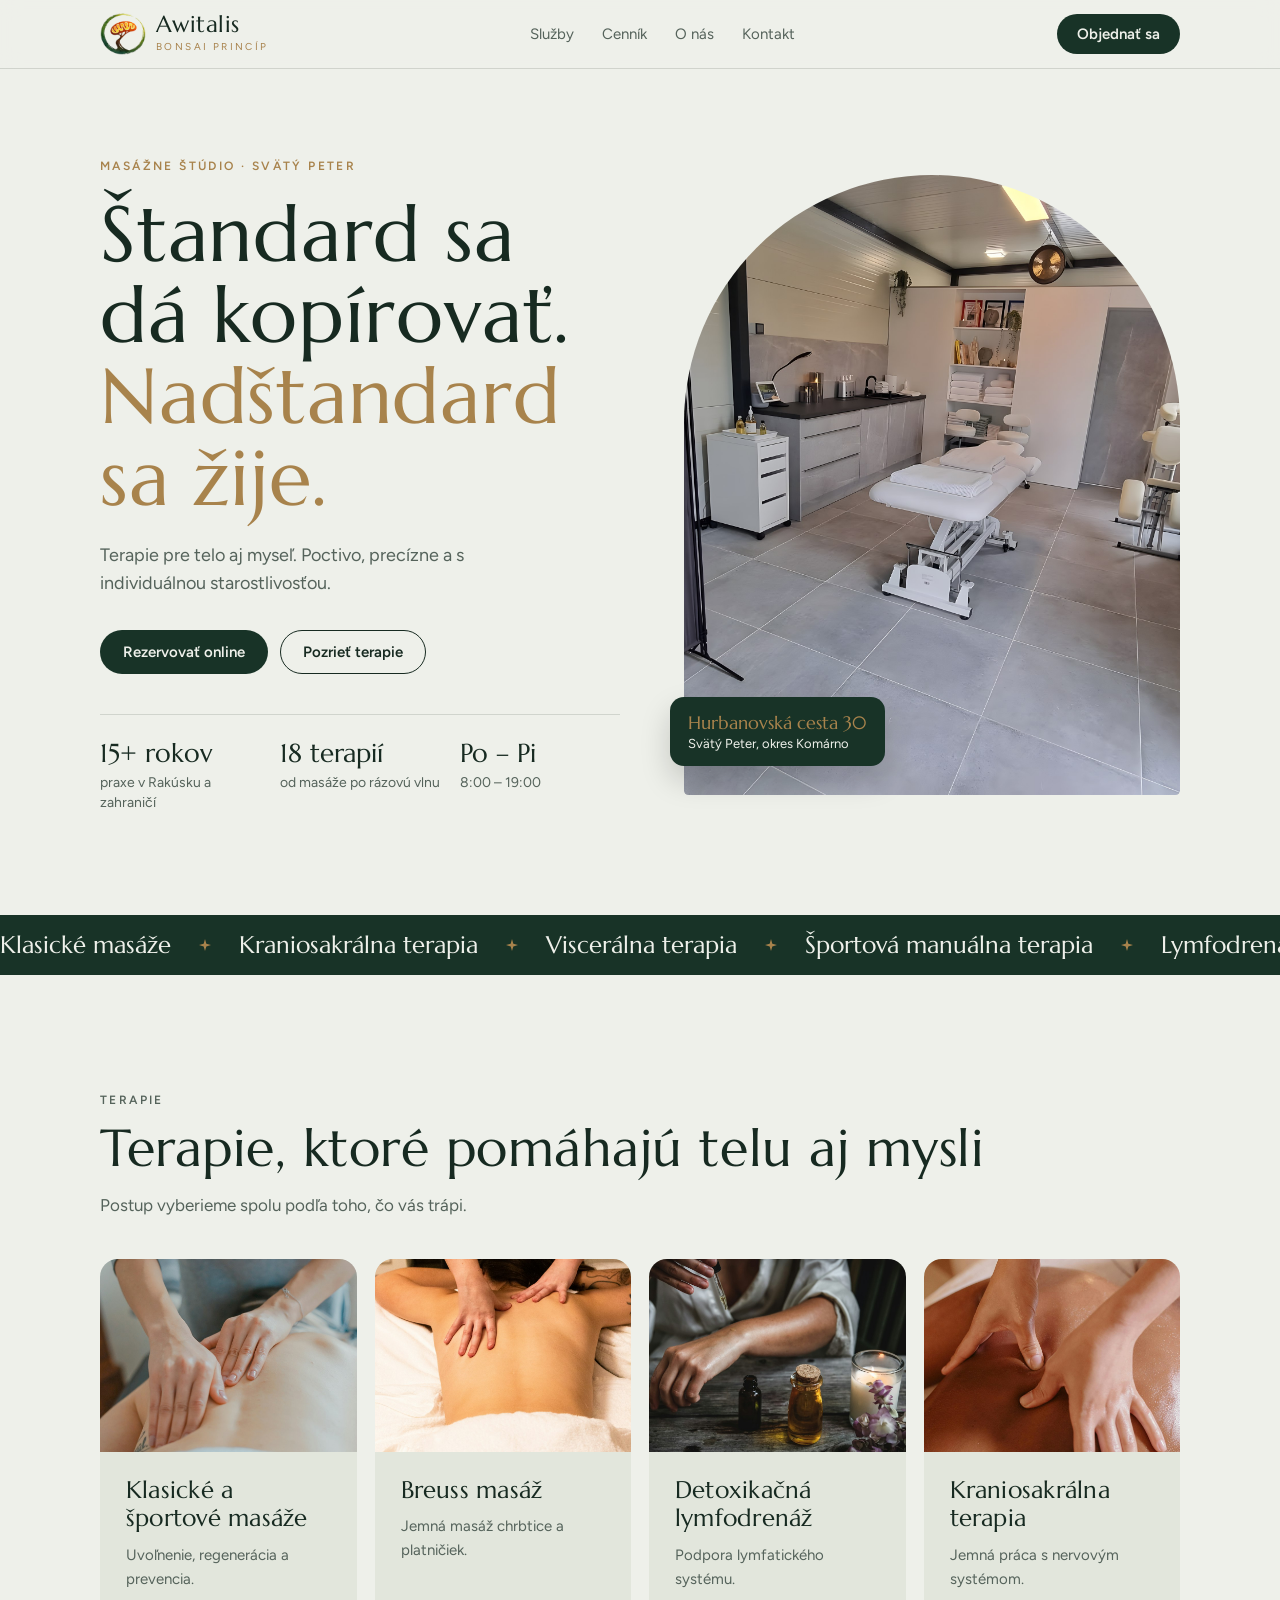
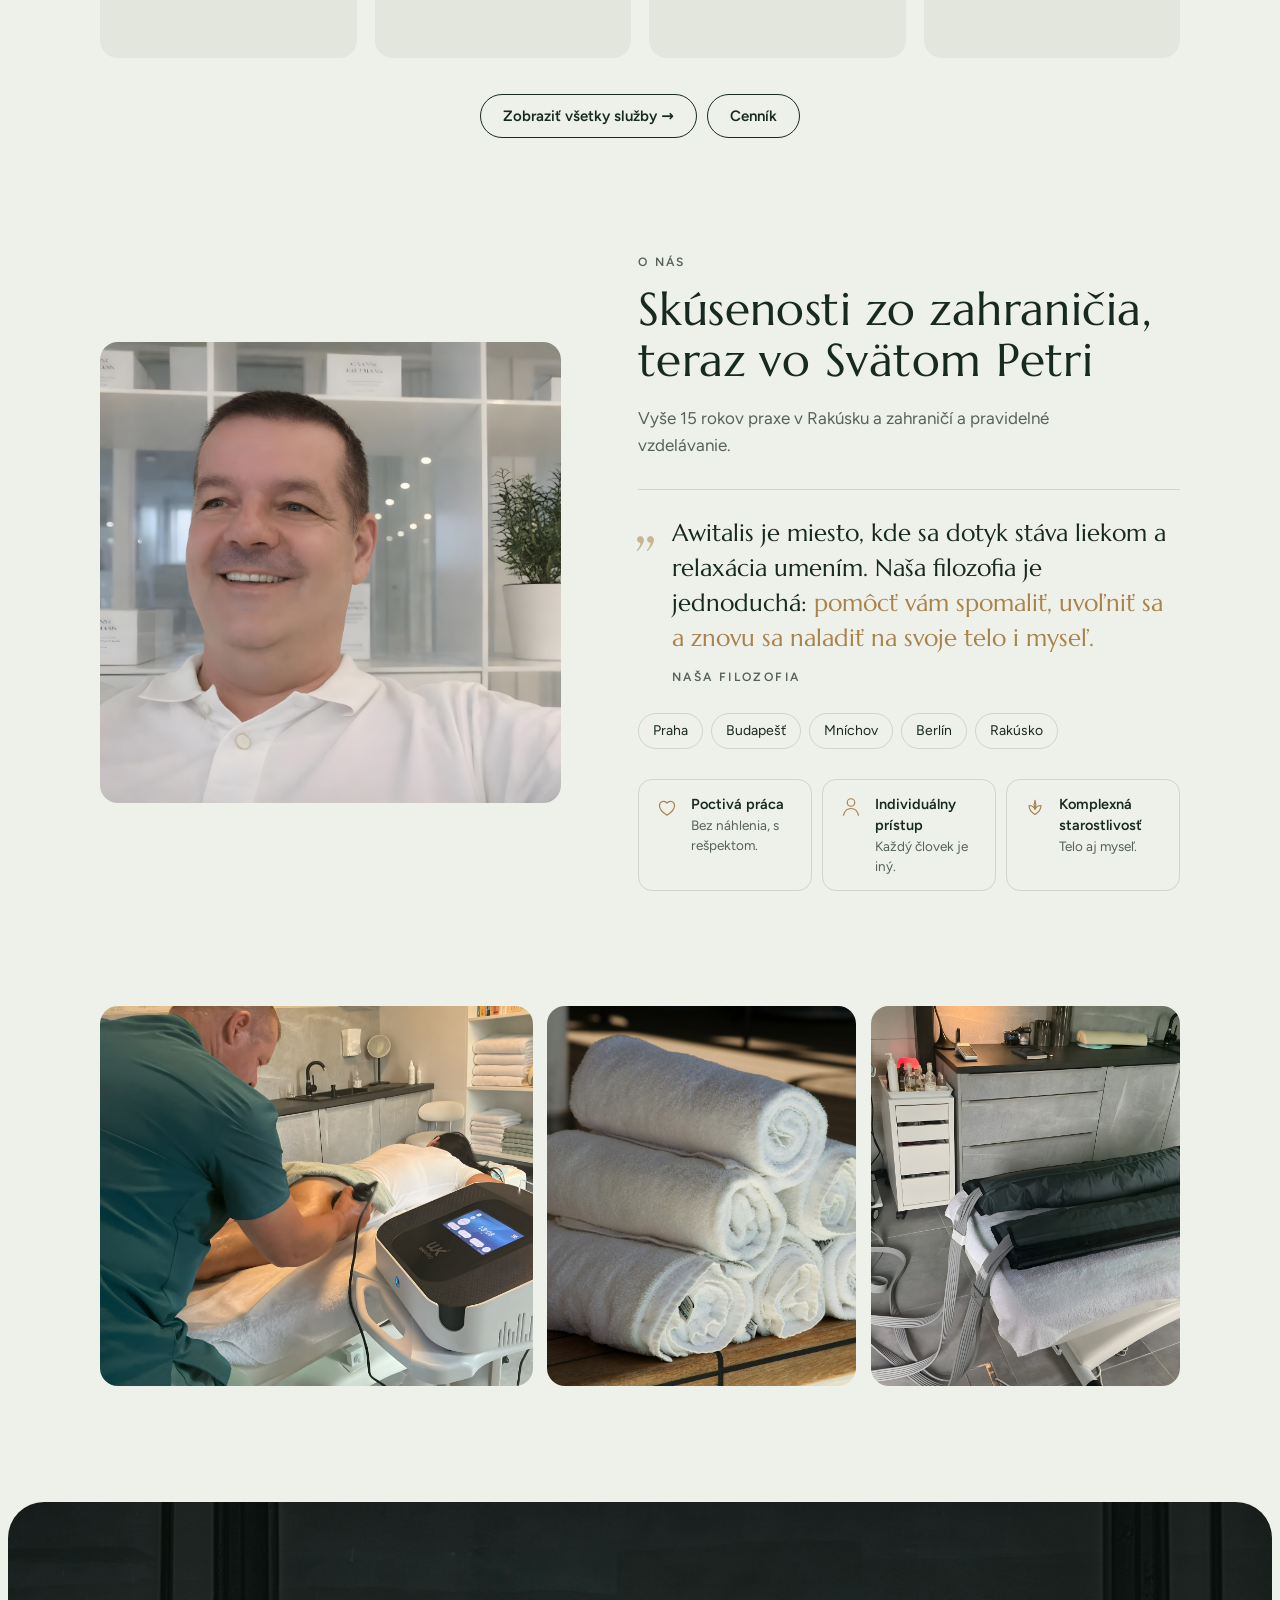
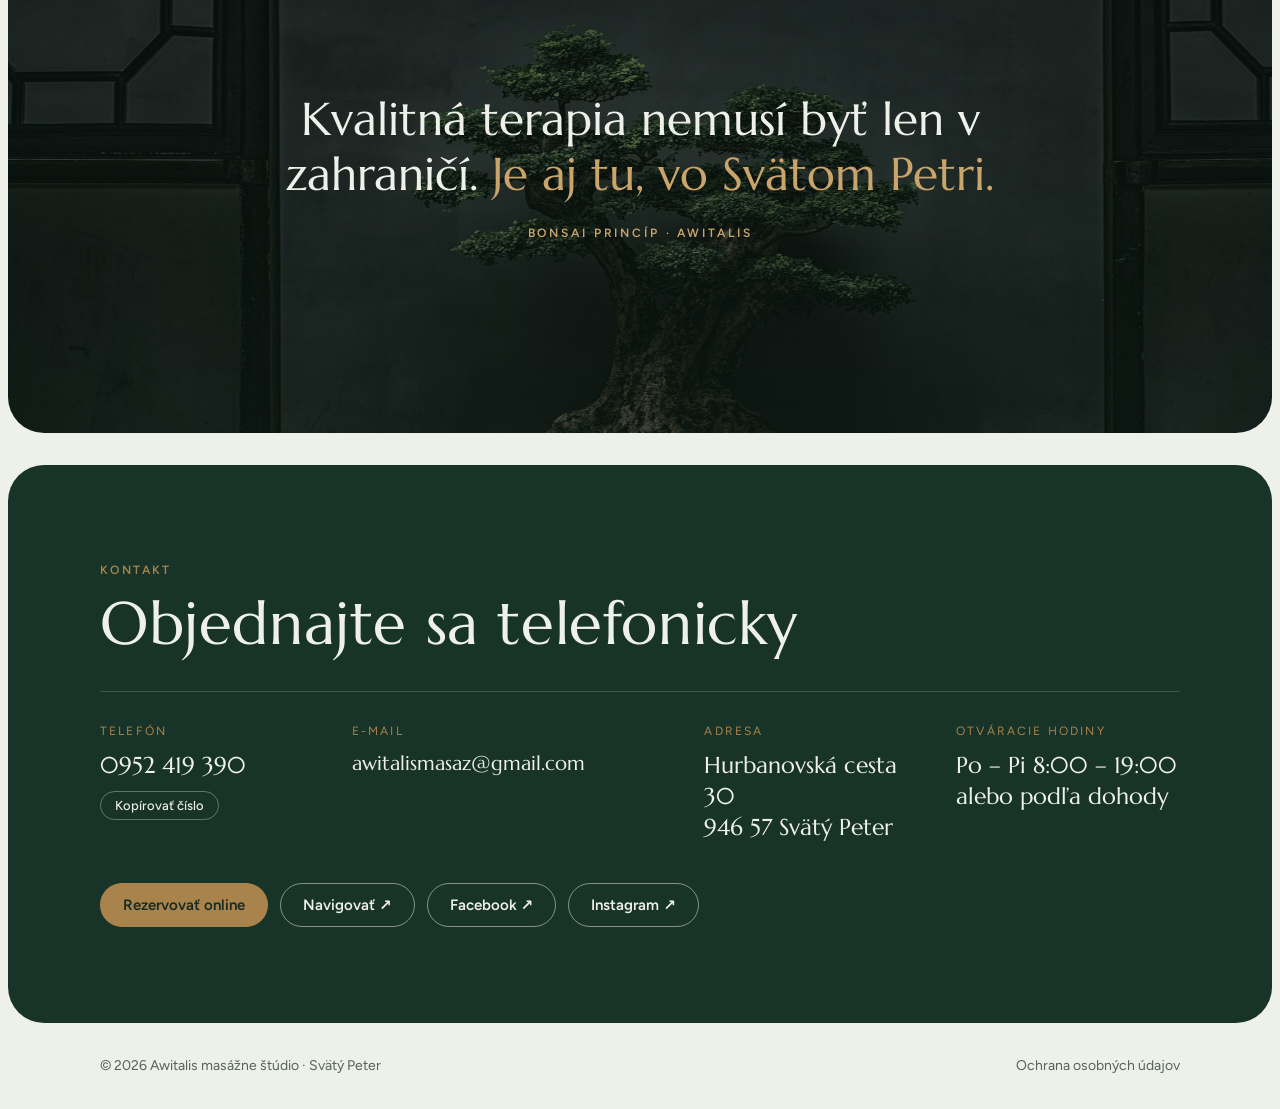
<file: index.html>
<!doctype html>
<html lang="sk">
<meta charset="utf-8">
<meta name="viewport" content="width=device-width, initial-scale=1, viewport-fit=cover">
<title>Awitalis masážne štúdio</title>
<meta name="description" content="Awitalis masážne štúdio, Svätý Peter. Terapie a masáže s 15+ rokmi praxe v Rakúsku a zahraničí.">
<link rel="icon" type="image/png" href="img/logo-znak-64.png">
<link href="fonts/fonts.css" rel="stylesheet">
<style>
  /* Layout: fotka štúdia ako oblúkové "okno", úzke riadky terapií, tmavozelený kontaktný blok ako vizitka */
  :root{
    --bg:#EEF0EA;          /* šalviová biela */
    --surface:#E2E6DC;
    --fg:#172A21;          /* lesná zelená – text */
    --muted:#55635B;
    --forest:#183327;      /* značková zelená */
    --on-forest:#EEF0EA;
    --gold:#A8834C;        /* zlatá z loga */
    --line:rgba(23,42,33,.14);
    --display:"Marcellus","Cormorant Garamond",Georgia,serif;
    --body:"Figtree","Segoe UI",system-ui,sans-serif;
    --r:18px;
  }
  @media (prefers-color-scheme:dark){:root:not([data-theme="light"]){
    --bg:#0F1915;--surface:#17251F;--fg:#E4E8DF;--muted:#9AA79F;--forest:#1C3A2D;--on-forest:#EEF0EA;--gold:#C9A46B;--line:rgba(228,232,223,.14);color-scheme:dark}}
  :root[data-theme="dark"]{
    --bg:#0F1915;--surface:#17251F;--fg:#E4E8DF;--muted:#9AA79F;--forest:#1C3A2D;--on-forest:#EEF0EA;--gold:#C9A46B;--line:rgba(228,232,223,.14);color-scheme:dark}

  *{box-sizing:border-box}
  body{margin:0;background:var(--bg);color:var(--fg);font:400 17px/1.6 var(--body);-webkit-font-smoothing:antialiased;overflow-x:hidden}
  a{color:inherit;text-decoration:none}
  a:focus-visible,button:focus-visible{outline:2px solid var(--gold);outline-offset:3px;border-radius:6px}
  h1,h2,h3{font-family:var(--display);font-weight:400;margin:0;text-wrap:balance;letter-spacing:.01em}
  p{margin:0}
  img{max-width:100%;height:auto;display:block}
  .wrap{max-width:1160px;margin:0 auto;padding-left:max(16px,env(safe-area-inset-left,0px));padding-right:max(16px,env(safe-area-inset-right,0px))}
  @media (min-width:700px){.wrap{padding-left:max(40px,env(safe-area-inset-left,0px));padding-right:max(40px,env(safe-area-inset-right,0px))}}
  .label{font-size:12px;font-weight:600;letter-spacing:.2em;text-transform:uppercase;color:var(--gold)}

  /* header */
  header{position:sticky;top:env(safe-area-inset-top,0px);z-index:10;background:color-mix(in srgb,var(--bg) 88%,transparent);backdrop-filter:blur(10px);border-bottom:1px solid var(--line)}
  .nav{display:flex;align-items:center;justify-content:space-between;gap:16px;height:68px}
  .brand{display:flex;align-items:center;gap:10px}
  .brand img{width:46px;height:auto;flex:none}
  .brand b{display:block;font-family:var(--display);font-weight:400;font-size:23px;letter-spacing:.02em;line-height:1}
  .brand small{display:block;font-size:10px;letter-spacing:.24em;text-transform:uppercase;color:var(--gold);margin-top:3px}
  .links{display:flex;gap:28px;font-size:15px;color:var(--muted)}
  .links a:hover{color:var(--fg)}
  .btn{display:inline-flex;align-items:center;justify-content:center;gap:8px;padding:12px 22px;border-radius:999px;font:600 15px var(--body);border:1px solid transparent;cursor:pointer;transition:background .2s,color .2s,transform .2s}
  .btn-main{background:var(--forest);color:var(--on-forest)}
  .btn-main:hover{background:var(--gold);transform:translateY(-1px)}
  .btn-line{border-color:var(--fg);color:var(--fg);background:transparent}
  .btn-line:hover{background:var(--fg);color:var(--bg)}

  /* hero */
  .hero{padding-block:clamp(40px,7vw,88px) clamp(56px,8vw,104px)}
  .hero-grid{display:grid;grid-template-columns:1.05fr 1fr;gap:clamp(28px,5vw,72px);align-items:center}
  .hero-grid>*{min-width:0}
  h1{font-size:clamp(40px,6.2vw,78px);line-height:1.04;margin-block:18px 22px}
  h1 span{color:var(--gold)}
  .lead{color:var(--muted);max-width:36ch;font-size:18px}
  .cta{display:flex;flex-wrap:wrap;gap:12px;margin-top:32px}
  .facts{display:grid;grid-template-columns:repeat(3,minmax(0,1fr));gap:20px;margin-top:40px;padding-top:24px;border-top:1px solid var(--line);font-size:14px;line-height:1.4;color:var(--muted)}
  .facts b{display:block;font-family:var(--display);font-weight:400;font-size:clamp(19px,2.2vw,26px);color:var(--fg);line-height:1.15;margin-bottom:4px;white-space:nowrap}
  .window{position:relative;max-width:100%}
  .window img{width:100%;aspect-ratio:4/5;object-fit:cover;object-position:55% 50%;border-radius:999px 999px var(--r) var(--r)}
  .window .badge{position:absolute;left:-14px;bottom:28px;background:var(--forest);color:var(--on-forest);padding:14px 18px;border-radius:14px;font-size:13px;line-height:1.35;box-shadow:0 14px 30px rgba(0,0,0,.18)}
  .window .badge b{display:block;font-family:var(--display);font-weight:400;font-size:18px;color:var(--gold)}

  /* therapies strip */
  .strip{background:var(--forest);color:var(--on-forest);overflow:hidden;white-space:nowrap;padding-block:16px}
  .track{display:flex;width:max-content;animation:run 40s linear infinite}
  .grp{display:flex;flex:none;align-items:center}
  .track span{font-family:var(--display);font-size:clamp(18px,2.2vw,24px);line-height:1.2;padding-right:28px}
  .track i{flex:none;font-size:0;width:12px;height:12px;margin-right:28px;background:var(--gold);clip-path:polygon(50% 0,61% 39%,100% 50%,61% 61%,50% 100%,39% 61%,0 50%,39% 39%)}
  @keyframes run{to{transform:translateX(-50%)}}

  section{padding-block:clamp(64px,9vw,120px)}
  .sec-head{display:flex;flex-wrap:wrap;justify-content:space-between;align-items:end;gap:16px 40px;margin-bottom:40px}
  .sec-head h2{font-size:clamp(32px,4.4vw,52px);line-height:1.08;margin-top:10px}
  .sec-head p{color:var(--muted);max-width:34ch}

  /* therapies */
  .boxes{display:grid;grid-template-columns:repeat(4,1fr);gap:18px}
  .box{min-width:0;background:var(--surface);border-radius:var(--r);padding:30px 26px 28px;display:flex;flex-direction:column;gap:10px;transition:transform .3s,background .3s,color .3s}
  .box svg{width:44px;height:44px;fill:none;stroke:var(--gold);stroke-width:1.5;stroke-linecap:round;stroke-linejoin:round;margin-bottom:18px}
  .box h3{font-size:clamp(21px,1.9vw,24px);line-height:1.2}
  .box p{color:var(--muted);font-size:15px}
  .box:hover{transform:translateY(-6px);background:var(--forest);color:var(--on-forest)}
  .box:hover p{color:color-mix(in srgb,var(--on-forest) 72%,transparent)}
  .box{overflow:hidden}
  .box-img{width:calc(100% + 52px);max-width:none;margin:-30px -26px 14px;aspect-ratio:4/3;object-fit:cover;transition:transform .6s ease}
  .box:hover .box-img{transform:scale(1.04)}
  .box svg{display:none}
  .all{display:flex;flex-wrap:wrap;justify-content:center;gap:10px;margin-top:36px}

  /* about */
  .about{display:grid;grid-template-columns:.85fr 1fr;gap:clamp(28px,6vw,80px);align-items:center}
  .about>*{min-width:0}
  .about img{width:100%;aspect-ratio:1/1;object-fit:cover;object-position:30% 30%;border-radius:var(--r)}
  .about h2{font-size:clamp(30px,4vw,46px);line-height:1.12;margin-block:12px 18px}
  .about>div>p{color:var(--muted);max-width:44ch}
  .philo{position:relative;margin:30px 0 0;padding:26px 0 0 0;border-top:1px solid var(--line)}
  .philo::before{content:"\201E";position:absolute;top:-8px;left:-4px;font-family:var(--display);font-size:72px;line-height:1;color:var(--gold);opacity:.55}
  .philo p{font-family:var(--display);font-size:clamp(20px,2vw,24px);line-height:1.45;color:var(--fg);max-width:40ch;padding-left:34px}
  .philo p span{color:var(--gold)}
  .philo cite{display:block;margin-top:12px;padding-left:34px;font-style:normal;font-size:12px;font-weight:600;letter-spacing:.2em;text-transform:uppercase;color:var(--muted)}
  .cities{display:flex;flex-wrap:wrap;gap:8px;margin-top:26px}
  .cities span{border:1px solid var(--line);border-radius:999px;padding:6px 14px;font-size:14px}
  .values{display:grid;grid-template-columns:repeat(3,minmax(0,1fr));gap:10px;margin-top:30px}
  .values>div{display:flex;gap:12px;align-items:flex-start;padding:14px 16px;border:1px solid var(--line);border-radius:14px}
  .values svg{width:24px;height:24px;flex:none;margin-top:1px;fill:none;stroke:var(--gold);stroke-width:1.6;stroke-linecap:round;stroke-linejoin:round}
  .values p{font-size:13.5px;line-height:1.45;color:var(--muted);min-width:0}
  .values b{display:block;font-weight:600;font-size:14.5px;color:var(--fg);margin-bottom:1px}

  /* gallery */
  .gallery{display:grid;grid-template-columns:1.4fr 1fr 1fr;gap:14px}
  .gallery img{width:100%;height:clamp(240px,30vw,380px);object-fit:cover;border-radius:var(--r)}

  /* quote */
  .quote{text-align:center;color:#EEF0EA;margin:0 max(8px,env(safe-area-inset-right,0px)) clamp(16px,3vw,32px) max(8px,env(safe-area-inset-left,0px));padding-block:clamp(96px,15vw,190px);border-radius:clamp(20px,3vw,36px);background:linear-gradient(rgba(14,27,21,.5),rgba(14,27,21,.72)),url(img/u-bonsai-tmava.jpg) 50% 60%/cover;background-color:#14241C}
  .quote small{display:block;margin-top:22px;font-size:12px;font-weight:600;letter-spacing:.24em;text-transform:uppercase;color:#C9A46B}
  .quote p{font-family:var(--display);font-size:clamp(26px,3.8vw,46px);line-height:1.2;max-width:22ch;margin:0 auto;text-wrap:balance}
  .quote p span{color:#C9A46B}

  /* contact */
  .contact{background:var(--forest);color:var(--on-forest);border-radius:clamp(20px,3vw,36px);margin-inline:max(8px,env(safe-area-inset-left,0px)) max(8px,env(safe-area-inset-right,0px));padding-block:clamp(56px,8vw,96px)}
  .contact h2{font-size:clamp(34px,5vw,60px);line-height:1.05;margin-block:12px 36px}
  .c-grid .v.mail{font-size:clamp(17px,1.6vw,20px);white-space:nowrap;overflow-wrap:normal}
  .c-grid{display:grid;grid-template-columns:1fr 1.45fr 1fr 1fr;gap:28px;border-top:1px solid rgba(238,240,234,.18);padding-top:30px}
  .c-grid>div{min-width:0}
  .c-grid small{display:block;font-size:12px;letter-spacing:.18em;text-transform:uppercase;color:var(--gold);margin-bottom:8px}
  .c-grid .v{font-family:var(--display);font-size:clamp(19px,1.9vw,23px);line-height:1.35;overflow-wrap:anywhere;user-select:all}
  .c-grid .v.plain{user-select:auto}
  .c-grid a.v:hover{color:var(--gold)}
  .copy{margin-top:10px;background:none;border:1px solid rgba(238,240,234,.35);color:var(--on-forest);border-radius:999px;padding:6px 14px;font:500 13px var(--body);cursor:pointer}
  .copy:hover{border-color:var(--gold);color:var(--gold)}
  .c-cta{display:flex;flex-wrap:wrap;gap:12px;margin-top:40px}
  .contact .btn-gold{background:var(--gold);color:#172A21}
  .contact .btn-gold:hover{background:var(--on-forest)}
  .contact .btn-ghost{border-color:rgba(238,240,234,.5);color:var(--on-forest)}
  .contact .btn-ghost:hover{background:var(--on-forest);color:#172A21}

  footer{padding-block:32px calc(32px + env(safe-area-inset-bottom,0px));font-size:14px;color:var(--muted)}
  footer .wrap{display:flex;flex-wrap:wrap;justify-content:space-between;gap:12px}
  footer a:hover{color:var(--gold)}

  /* gentle entrance from a visible state */
  .rise{animation:rise .9s ease both}
  .rise.d2{animation-delay:.12s}.rise.d3{animation-delay:.24s}
  @keyframes rise{from{transform:translateY(14px);opacity:.4}to{transform:none;opacity:1}}

  @media (max-width:900px){
    .links{display:none}
    .hero-grid,.about{grid-template-columns:1fr}
    .window{max-width:640px;width:100%}
    .window img{aspect-ratio:6/5;object-position:56% 60%;border-radius:50% 50% var(--r) var(--r) / 36% 36% var(--r) var(--r)}
    .about img{aspect-ratio:3/2;object-position:40% 40%;max-width:560px}
    .window .badge{position:static;margin-top:10px;box-shadow:none;padding:12px 16px}
    .c-grid{grid-template-columns:1fr 1fr}
    .boxes{grid-template-columns:1fr 1fr}
  }
  @media (max-width:640px){
    body{font-size:16px}
    .facts{gap:12px;font-size:12.5px}
    .nav .btn{padding:10px 16px;font-size:14px}
    .boxes{grid-template-columns:1fr;gap:12px}
    .box{padding:22px;flex-direction:row;flex-wrap:wrap;align-items:center;column-gap:16px}
    .box svg{margin:0;width:38px;height:38px}
    .box-img{flex-basis:calc(100% + 44px);width:calc(100% + 44px);margin:-22px -22px 6px;aspect-ratio:16/10}
    .box h3{flex:1;min-width:0}
    .box p{flex-basis:100%}
    .all .btn{width:100%}
    .values{grid-template-columns:1fr;gap:8px}
    .values>div{padding:12px 14px;align-items:center}
    .values b{display:inline;margin-right:6px}
    .gallery{grid-template-columns:1fr;gap:12px}
    .gallery img{height:auto;aspect-ratio:4/3}
    .c-grid{grid-template-columns:1fr}
  }
  @media (prefers-reduced-motion:reduce){*{animation:none!important;transition:none!important}}
  html{scroll-behavior:smooth}
  [id]{scroll-margin-top:84px}
  a.box{color:inherit}
  .box .more{margin-top:auto;padding-top:6px;font-size:14px;font-weight:600;color:var(--gold);opacity:0;transform:translateX(-6px);transition:opacity .3s,transform .3s}
  .box:hover .more,.box:focus-visible .more{opacity:1;transform:none}
  .fab{display:none}
  @media (max-width:640px){
    .box .more{opacity:1;transform:none;flex-basis:100%;padding-top:0}
    .fab{display:grid;place-items:center;position:fixed;z-index:20;right:max(16px,env(safe-area-inset-right,0px));bottom:calc(16px + env(safe-area-inset-bottom,0px));width:58px;height:58px;padding:0;border-radius:50%;border:2px solid var(--gold);box-shadow:0 10px 26px rgba(0,0,0,.3);transform:scale(0);opacity:0;transition:transform .35s cubic-bezier(.2,.7,.2,1),opacity .35s}
    .fab.show{transform:none;opacity:1}
    .fab svg{width:24px;height:24px;fill:none;stroke:currentColor;stroke-width:1.8;stroke-linecap:round;stroke-linejoin:round}
    footer{padding-bottom:calc(90px + env(safe-area-inset-bottom,0px))}
  }
  /* mobilné menu */
  .menu-btn{display:none;width:44px;height:44px;border-radius:50%;border:1px solid var(--line);background:transparent;color:var(--fg);cursor:pointer;place-items:center;flex:none}
  .menu-btn svg{width:20px;height:20px;fill:none;stroke:currentColor;stroke-width:1.8;stroke-linecap:round}
  .menu-btn .x{display:none}
  .menu-btn[aria-expanded="true"] .x{display:block}
  .menu-btn[aria-expanded="true"] .bars{display:none}
  .mnav{position:absolute;top:100%;left:0;right:0;background:var(--bg);border-bottom:1px solid var(--line);box-shadow:0 18px 30px -18px rgba(0,0,0,.35);padding:6px max(16px,env(safe-area-inset-right,0px)) 22px max(16px,env(safe-area-inset-left,0px));display:grid}
  .mnav a{font-family:var(--display);font-size:24px;padding:12px 0;border-bottom:1px solid var(--line);color:var(--fg);text-decoration:none}
  .mnav a:hover{color:var(--gold)}
  .mnav .mcta{margin-top:18px;border:0;text-align:center;font-family:var(--body);font-size:16px;font-weight:600;background:var(--gold);color:#172A21;border-radius:999px;padding:14px}
  .mnav .mtel{border:0;font-family:var(--body);font-size:15px;text-align:center;color:var(--muted);padding:12px 0 0}
  @media (max-width:900px){.menu-btn{display:grid}}
  @media (max-width:640px){header .nav > .btn{display:none}}
  .mnav[hidden]{display:none}
  @media (min-width:901px){.mnav{display:none!important}}
  /* fotky sa pri prejdení myšou jemne „vysunú“ (len na zariadeniach s myšou) */
  @media (hover:hover){
    .window img,.about img,.gallery img{transition:transform .5s cubic-bezier(.2,.7,.2,1),box-shadow .5s;will-change:transform}
    .window img:hover,.about img:hover,.gallery img:hover{transform:translateY(-8px) scale(1.025);box-shadow:0 26px 50px -12px rgba(10,24,18,.45)}
  }
  /* postupné zobrazovanie pri scrollovaní (iba keď beží JS) */
  .js-reveal [data-reveal]{opacity:0;transform:translateY(32px);transition:opacity .9s ease,transform .9s cubic-bezier(.2,.7,.2,1)}
  .js-reveal [data-reveal].in{opacity:1;transform:none}
  .js-reveal img[data-reveal]{transform:translateY(32px) scale(.97)}
  .js-reveal img[data-reveal].in{transform:none}
  @media (prefers-reduced-motion:reduce){.js-reveal [data-reveal]{opacity:1!important;transform:none!important}}
  /* ===== spoločná hlavička (rovnaká na všetkých stránkach) ===== */
  header .nav{display:flex;align-items:center;justify-content:space-between;gap:16px;height:68px}
  header .links{display:flex;gap:28px;font-size:15px}
  header .links a{position:relative;padding:4px 0;color:var(--muted);text-decoration:none;transition:color .2s}
  header .links a:hover,header .links a.active{color:var(--fg)}
  header .links a.active::after{content:"";position:absolute;left:0;right:0;bottom:-3px;height:2px;border-radius:2px;background:var(--gold)}
  header .hright{display:flex;align-items:center;gap:10px}
  header .hcta{display:inline-flex;align-items:center;padding:11px 20px;border-radius:999px;background:var(--forest);color:var(--on-forest);font:600 15px var(--body);text-decoration:none;white-space:nowrap;transition:background .2s}
  header .hcta:hover{background:var(--gold)}
  header .hcta[aria-current]{background:var(--gold);color:#172A21}
  .menu-btn{display:none;width:44px;height:44px;border-radius:50%;border:1px solid var(--line);background:transparent;color:var(--fg);cursor:pointer;place-items:center;flex:none}
  .menu-btn svg{width:20px;height:20px;fill:none;stroke:currentColor;stroke-width:1.8;stroke-linecap:round}
  .menu-btn .x{display:none}
  .menu-btn[aria-expanded="true"] .x{display:block}
  .menu-btn[aria-expanded="true"] .bars{display:none}
  .mnav{position:absolute;top:100%;left:0;right:0;background:var(--bg);border-bottom:1px solid var(--line);box-shadow:0 18px 30px -18px rgba(0,0,0,.35);padding:6px max(16px,env(safe-area-inset-right,0px)) 22px max(16px,env(safe-area-inset-left,0px));display:grid}
  .mnav[hidden]{display:none}
  .mnav a{font-family:var(--display);font-size:24px;padding:12px 0;border-bottom:1px solid var(--line);color:var(--fg);text-decoration:none}
  .mnav a.active{color:var(--gold)}
  .mnav .mcta{margin-top:18px;border:0;text-align:center;font-family:var(--body);font-size:16px;font-weight:600;background:var(--gold);color:#172A21;border-radius:999px;padding:14px}
  .mnav .mtel{border:0;font-family:var(--body);font-size:15px;text-align:center;color:var(--muted);padding:12px 0 0}
  @media (max-width:900px){header .links{display:none}.menu-btn{display:grid}}
  @media (max-width:640px){header .hcta{display:none}}
  @media (min-width:901px){.mnav{display:none!important}}
</style>

<header>
  <div class="wrap nav">
    <a href="#top" class="brand" aria-label="Awitalis – domov">
      <img src="img/logo-znak.png" alt="" width="46" height="43">
      <span><b>Awitalis</b><small>Bonsai princíp</small></span>
    </a>
    <nav class="links" aria-label="Hlavné menu">
      <a href="sluzby.html" data-page="sluzby">Služby</a>
      <a href="sluzby.html#cennik" data-spy="cennik">Cenník</a>
      <a href="#o-nas" data-spy="o-nas">O nás</a>
      <a href="#kontakt" data-spy="kontakt">Kontakt</a>
    </nav>
    <div class="hright">
      <a class="hcta" href="rezervacia.html">Objednať sa</a>
      <button class="menu-btn" id="menuBtn" type="button" aria-label="Menu" aria-expanded="false" aria-controls="mnav"><svg viewBox="0 0 24 24" aria-hidden="true"><path class="bars" d="M4 7h16M4 12h16M4 17h16"/><path class="x" d="M6 6l12 12M18 6L6 18"/></svg></button>
    </div>
  </div>
  <nav class="mnav" id="mnav" aria-label="Menu" hidden>
    <a href="sluzby.html" data-page="sluzby">Služby</a>
    <a href="sluzby.html#cennik" data-spy="cennik">Cenník</a>
    <a href="#o-nas" data-spy="o-nas">O nás</a>
    <a href="#kontakt" data-spy="kontakt">Kontakt</a>
    <a class="mcta" href="rezervacia.html">Rezervovať online</a>
    <a class="mtel" href="tel:+421952419390">alebo zavolajte 0952 419 390</a>
  </nav>
</header>

<main id="top">
  <div class="hero">
    <div class="wrap hero-grid">
      <div>
        <p class="label rise">Masážne štúdio · Svätý Peter</p>
        <h1 class="rise d2">Štandard sa dá kopírovať. <span>Nadštandard sa žije.</span></h1>
        <p class="lead rise d3">Terapie pre telo aj myseľ. Poctivo, precízne a s individuálnou starostlivosťou.</p>
        <div class="cta rise d3">
          <a class="btn btn-main" href="rezervacia.html">Rezervovať online</a>
          <a class="btn btn-line" href="#terapie">Pozrieť terapie</a>
        </div>
        <div class="facts">
          <div><b>15+ rokov</b>praxe v Rakúsku a zahraničí</div>
          <div><b>18 terapií</b>od masáže po rázovú vlnu</div>
          <div><b>Po – Pi</b>8:00 – 19:00</div>
        </div>
      </div>
      <figure class="window rise d2" style="margin:0">
        <img src="img/studio.jpg" alt="Interiér masážneho štúdia Awitalis s masážnym lôžkom" width="3840" height="2162">
        <figcaption class="badge"><b>Hurbanovská cesta 30</b>Svätý Peter, okres Komárno</figcaption>
      </figure>
    </div>
  </div>

  <div class="strip" aria-hidden="true">
    <div class="track" id="track">
      <div class="grp"><span>Klasické masáže</span><i></i><span>Kraniosakrálna terapia</span><i></i><span>Viscerálna terapia</span><i></i><span>Športová manuálna terapia</span><i></i><span>Lymfodrenáž</span><i></i><span>Breuss masáž</span><i></i><span>Moxovanie</span><i></i><span>Rolfing®</span><i></i></div>
      <div class="grp"><span>Klasické masáže</span><i></i><span>Kraniosakrálna terapia</span><i></i><span>Viscerálna terapia</span><i></i><span>Športová manuálna terapia</span><i></i><span>Lymfodrenáž</span><i></i><span>Breuss masáž</span><i></i><span>Moxovanie</span><i></i><span>Rolfing®</span><i></i></div>
    </div>
  </div>

  <section id="terapie">
    <div class="wrap">
      <div class="sec-head">
        <div><p class="label">Terapie</p><h2>Terapie, ktoré pomáhajú telu aj mysli</h2></div>
        <p>Postup vyberieme spolu podľa toho, čo vás trápi.</p>
      </div>
      <div class="boxes">
        <a class="box" href="sluzby.html#klasicke">
          <img class="box-img" src="img/u-masaz-ruky.jpg" alt="Ruky pri klasickej masáži chrbta" width="1000" height="750" loading="lazy">
          <svg viewBox="0 0 40 40" aria-hidden="true"><path d="M8 26c6-2 10-8 12-14 2 6 6 12 12 14"/><path d="M6 32h28"/></svg>
          <h3>Klasické a športové masáže</h3>
          <p>Uvoľnenie, regenerácia a prevencia.</p>
          <span class="more">Viac o terapii →</span>
        </a>
        <a class="box" href="sluzby.html#breuss">
          <img class="box-img" src="img/u-chrbat.jpg" alt="Masáž chrbta" width="1000" height="750" loading="lazy">
          <svg viewBox="0 0 40 40" aria-hidden="true"><path d="M20 4v32"/><path d="M14 9h12M13 15h14M12 21h16M13 27h14M15 33h10"/></svg>
          <h3>Breuss masáž</h3>
          <p>Jemná masáž chrbtice a platničiek.</p>
          <span class="more">Viac o terapii →</span>
        </a>
        <a class="box" href="sluzby.html#lymfodrenaz">
          <img class="box-img" src="img/u-oleje.jpg" alt="Prírodné oleje a sviečka" width="1000" height="750" loading="lazy">
          <svg viewBox="0 0 40 40" aria-hidden="true"><path d="M20 6c6 8 10 13 10 19a10 10 0 0 1-20 0c0-6 4-11 10-19z"/></svg>
          <h3>Detoxikačná lymfodrenáž</h3>
          <p>Podpora lymfatického systému.</p>
          <span class="more">Viac o terapii →</span>
        </a>
        <a class="box" href="sluzby.html#kraniosakralna">
          <img class="box-img" src="img/u-dotyk.jpg" alt="Jemný dotyk pri terapii" width="1000" height="750" loading="lazy">
          <svg viewBox="0 0 40 40" aria-hidden="true"><circle cx="20" cy="13" r="8"/><path d="M20 21v15M14 30c2 3 10 3 12 0"/></svg>
          <h3>Kraniosakrálna terapia</h3>
          <p>Jemná práca s nervovým systémom.</p>
          <span class="more">Viac o terapii →</span>
        </a>
      </div>
      <div class="all">
        <a class="btn btn-line" href="sluzby.html">Zobraziť všetky služby →</a>
        <a class="btn btn-line" href="sluzby.html#cennik">Cenník</a>
      </div>
    </div>
  </section>

  <section id="o-nas" style="padding-top:0">
    <div class="wrap about">
      <img src="img/portret.jpg" alt="Terapeut štúdia Awitalis" width="3840" height="2560" loading="lazy">
      <div>
        <p class="label">O nás</p>
        <h2>Skúsenosti zo zahraničia, teraz vo Svätom Petri</h2>
        <p>Vyše 15 rokov praxe v Rakúsku a zahraničí a pravidelné vzdelávanie.</p>
        <blockquote class="philo">
          <p>Awitalis je miesto, kde sa dotyk stáva liekom a relaxácia umením. Naša filozofia je jednoduchá: <span>pomôcť vám spomaliť, uvoľniť sa a znovu sa naladiť na svoje telo i myseľ.</span></p>
          <cite>Naša filozofia</cite>
        </blockquote>
        <div class="cities"><span>Praha</span><span>Budapešť</span><span>Mníchov</span><span>Berlín</span><span>Rakúsko</span></div>
        <div class="values">
          <div><svg viewBox="0 0 32 32" aria-hidden="true"><path d="M16 27s-10-6.2-10-13a5.5 5.5 0 0 1 10-3.2A5.5 5.5 0 0 1 26 14c0 6.8-10 13-10 13z"/></svg><p><b>Poctivá práca</b>Bez náhlenia, s rešpektom.</p></div>
          <div><svg viewBox="0 0 32 32" aria-hidden="true"><circle cx="16" cy="10" r="5"/><path d="M6 27c1.5-6 5.5-9 10-9s8.5 3 10 9"/></svg><p><b>Individuálny prístup</b>Každý človek je iný.</p></div>
          <div><svg viewBox="0 0 32 32" aria-hidden="true"><path d="M16 26c-5-3-8-7-8-12 4 0 6.5 2 8 5 1.5-3 4-5 8-5 0 5-3 9-8 12z"/><path d="M16 19c-1.5-4-1.5-8 0-12 1.5 4 1.5 8 0 12z"/></svg><p><b>Komplexná starostlivosť</b>Telo aj myseľ.</p></div>
        </div>
      </div>
    </div>
  </section>

  <section style="padding-top:0">
    <div class="wrap gallery">
      <img src="img/terapia.jpg" alt="Terapia v štúdiu Awitalis" width="3840" height="2880" loading="lazy">
      <img src="img/u-uteraky.jpg" alt="Zrolované biele uteráky" width="1400" height="1200" loading="lazy">
      <img src="img/lymfo.jpg" alt="Prístroj na lymfodrenáž" width="3840" height="2880" loading="lazy">
    </div>
  </section>

  <div class="quote">
    <div class="wrap">
      <p>Kvalitná terapia nemusí byť len v zahraničí. <span>Je aj tu, vo Svätom Petri.</span></p>
      <small>Bonsai princíp · Awitalis</small>
    </div>
  </div>

  <section id="kontakt" class="contact">
    <div class="wrap">
      <p class="label">Kontakt</p>
      <h2>Objednajte sa telefonicky</h2>
      <div class="c-grid">
        <div>
          <small>Telefón</small>
          <a class="v" href="tel:+421952419390" id="phone">0952 419 390</a><br>
          <button class="copy" type="button" data-copy="0952 419 390" id="copy-phone">Kopírovať číslo</button>
        </div>
        <div>
          <small>E-mail</small>
          <a class="v mail" href="mailto:awitalismasaz@gmail.com">awitalismasaz@gmail.com</a>
        </div>
        <div>
          <small>Adresa</small>
          <p class="v plain">Hurbanovská cesta 30<br>946 57 Svätý Peter</p>
        </div>
        <div>
          <small>Otváracie hodiny</small>
          <p class="v plain">Po – Pi 8:00 – 19:00<br>alebo podľa dohody</p>
        </div>
      </div>
      <div class="c-cta">
        <a class="btn btn-gold" href="rezervacia.html">Rezervovať online</a>
        <a class="btn btn-ghost" href="https://www.google.com/maps/search/?api=1&query=Hurbanovsk%C3%A1+cesta+30%2C+946+57+Sv%C3%A4t%C3%BD+Peter" target="_blank" rel="noopener">Navigovať ↗</a>
        <a class="btn btn-ghost" href="https://www.facebook.com/profile.php?id=61572650646833" target="_blank" rel="noopener">Facebook ↗</a>
        <a class="btn btn-ghost" href="https://www.instagram.com/awitalis_masaze/" target="_blank" rel="noopener">Instagram ↗</a>
      </div>
    </div>
  </section>
</main>

<a class="btn btn-main fab" id="fab" href="tel:+421952419390" aria-label="Zavolať 0952 419 390"><svg viewBox="0 0 24 24" aria-hidden="true"><path d="M5 4h3l2 5-2.5 1.5a11 11 0 0 0 6 6L15 14l5 2v3a2 2 0 0 1-2 2A16 16 0 0 1 3 6a2 2 0 0 1 2-2z"/></svg></a>

<footer>
  <div class="wrap">
    <span>© 2026 Awitalis masážne štúdio · Svätý Peter</span>
    <a href="ochrana-udajov.html">Ochrana osobných údajov</a>
  </div>
</footer>

<script>
  // Pás terapií: každá polovica musí byť aspoň taká široká ako obrazovka, inak vznikne medzera a skok.
  (() => {
    const track = document.getElementById('track');
    const set = track.firstElementChild.innerHTML;
    const fit = () => {
      const groups = track.querySelectorAll('.grp');
      groups.forEach(g => g.innerHTML = set);
      while (groups[0].scrollWidth < innerWidth + 200) groups.forEach(g => g.insertAdjacentHTML('beforeend', set));
      track.style.animationDuration = Math.round(groups[0].scrollWidth / 45) + 's';   // stála rýchlosť ~45 px/s
    };
    fit();
    document.fonts && document.fonts.ready.then(fit);
    let w = innerWidth;
    addEventListener('resize', () => { if (Math.abs(innerWidth - w) > 40) { w = innerWidth; fit(); } });
  })();
  // Plávajúce tlačidlo na mobile: ukáže sa po prejdení úvodu, schová sa pri kontaktoch
  (() => {
    const fab = document.getElementById('fab'), hero = document.querySelector('.hero'), contact = document.getElementById('kontakt');
    const upd = () => {
      const past = hero.getBoundingClientRect().bottom < 0;
      const atContact = contact.getBoundingClientRect().top < innerHeight;
      fab.classList.toggle('show', past && !atContact);
    };
    addEventListener('scroll', upd, { passive: true }); upd();
  })();
  document.querySelectorAll('[data-copy]').forEach(b => b.addEventListener('click', () => {
    const t = b.dataset.copy, done = () => { b.textContent = 'Skopírované'; setTimeout(() => b.textContent = 'Kopírovať číslo', 1800); };
    try {
      navigator.clipboard.writeText(t).then(done, () => selectPhone());
    } catch (e) { selectPhone(); }
  }));
  function selectPhone(){ const r = document.createRange(); r.selectNodeContents(document.getElementById('phone')); const s = getSelection(); s.removeAllRanges(); s.addRange(r); }
</script>
<script>
  // Postupné zobrazovanie: prvky pod okrajom obrazovky sa vynoria, keď k nim doscrollujete.
  (() => {
    if (!('IntersectionObserver' in window) || matchMedia('(prefers-reduced-motion: reduce)').matches) return;
    const els = [...document.querySelectorAll('.sec-head, .box, .all, .about img, .about h2, .about > div > p, .philo, .cities, .values, .gallery img, .quote p, .contact .label, .contact h2, .c-grid > div, .c-cta')];
    const vh = innerHeight;
    document.documentElement.classList.add('js-reveal');
    els.forEach(el => {
      if (el.getBoundingClientRect().top < vh * 0.92) return;   // už viditeľné – nechať tak
      const sibs = [...el.parentElement.children].filter(c => els.includes(c));
      el.style.transitionDelay = Math.min(sibs.indexOf(el), 4) * 90 + 'ms';
      el.setAttribute('data-reveal', '');
    });
    // po dobehnutí animácie prvok vrátime do normálu, aby fungoval hover a nemal oneskorenie
    const show = el => {
      if (el.classList.contains('in')) return;
      el.classList.add('in');
      setTimeout(() => { el.removeAttribute('data-reveal'); el.classList.remove('in'); el.style.transitionDelay = ''; }, 1400);
    };
    const io = new IntersectionObserver(entries => entries.forEach(e => {
      if (e.isIntersecting) { show(e.target); io.unobserve(e.target); }
    }), { threshold: 0.12, rootMargin: '0px 0px -40px 0px' });
    const pending = new Set(document.querySelectorAll('[data-reveal]'));
    pending.forEach(el => io.observe(el));
    // záloha pre prehliadače, ktoré observer spúšťajú oneskorene
    const check = () => pending.forEach(el => {
      if (!el.hasAttribute('data-reveal') || el.classList.contains('in')) { pending.delete(el); return; }
      if (el.getBoundingClientRect().top < innerHeight * 0.9) { show(el); pending.delete(el); }
    });
    addEventListener('scroll', check, { passive: true });
    addEventListener('resize', check);
  })();
</script>
<script>
  // spoločná hlavička: mobilné menu a zvýraznenie aktuálnej časti
  (() => {
    const btn = document.getElementById('menuBtn'), nav = document.getElementById('mnav');
    const set = open => { nav.hidden = !open; btn.setAttribute('aria-expanded', String(open)); };
    btn.addEventListener('click', () => set(nav.hidden));
    nav.addEventListener('click', e => { if (e.target.closest('a')) set(false); });
    addEventListener('keydown', e => { if (e.key === 'Escape') set(false); });
    addEventListener('resize', () => { if (innerWidth > 900) set(false); });

    const file = location.pathname.split('/').pop() || 'index.html';
    const all = [...document.querySelectorAll('header a[data-spy], header a[data-page]')];
    const spies = all.filter(a => a.dataset.spy && document.getElementById(a.dataset.spy));
    const update = () => {
      let cur = null;
      for (const a of spies) {
        const r = document.getElementById(a.dataset.spy).getBoundingClientRect();
        if (r.top <= 140 && r.bottom > 140) cur = a.dataset.spy;
      }
      // úplne dole na stránke: posledná viditeľná sekcia (napr. Kontakt)
      if (innerHeight + scrollY >= document.documentElement.scrollHeight - 4) {
        const vis = spies.filter(a => document.getElementById(a.dataset.spy).getBoundingClientRect().top < innerHeight);
        if (vis.length) cur = vis[vis.length - 1].dataset.spy;
      }
      all.forEach(a => {
        const on = cur ? a.dataset.spy === cur : (a.dataset.page && file.startsWith(a.dataset.page));
        a.classList.toggle('active', !!on);
      });
    };
    addEventListener('scroll', update, { passive: true }); addEventListener('hashchange', update); update();
  })();
</script>
</file>
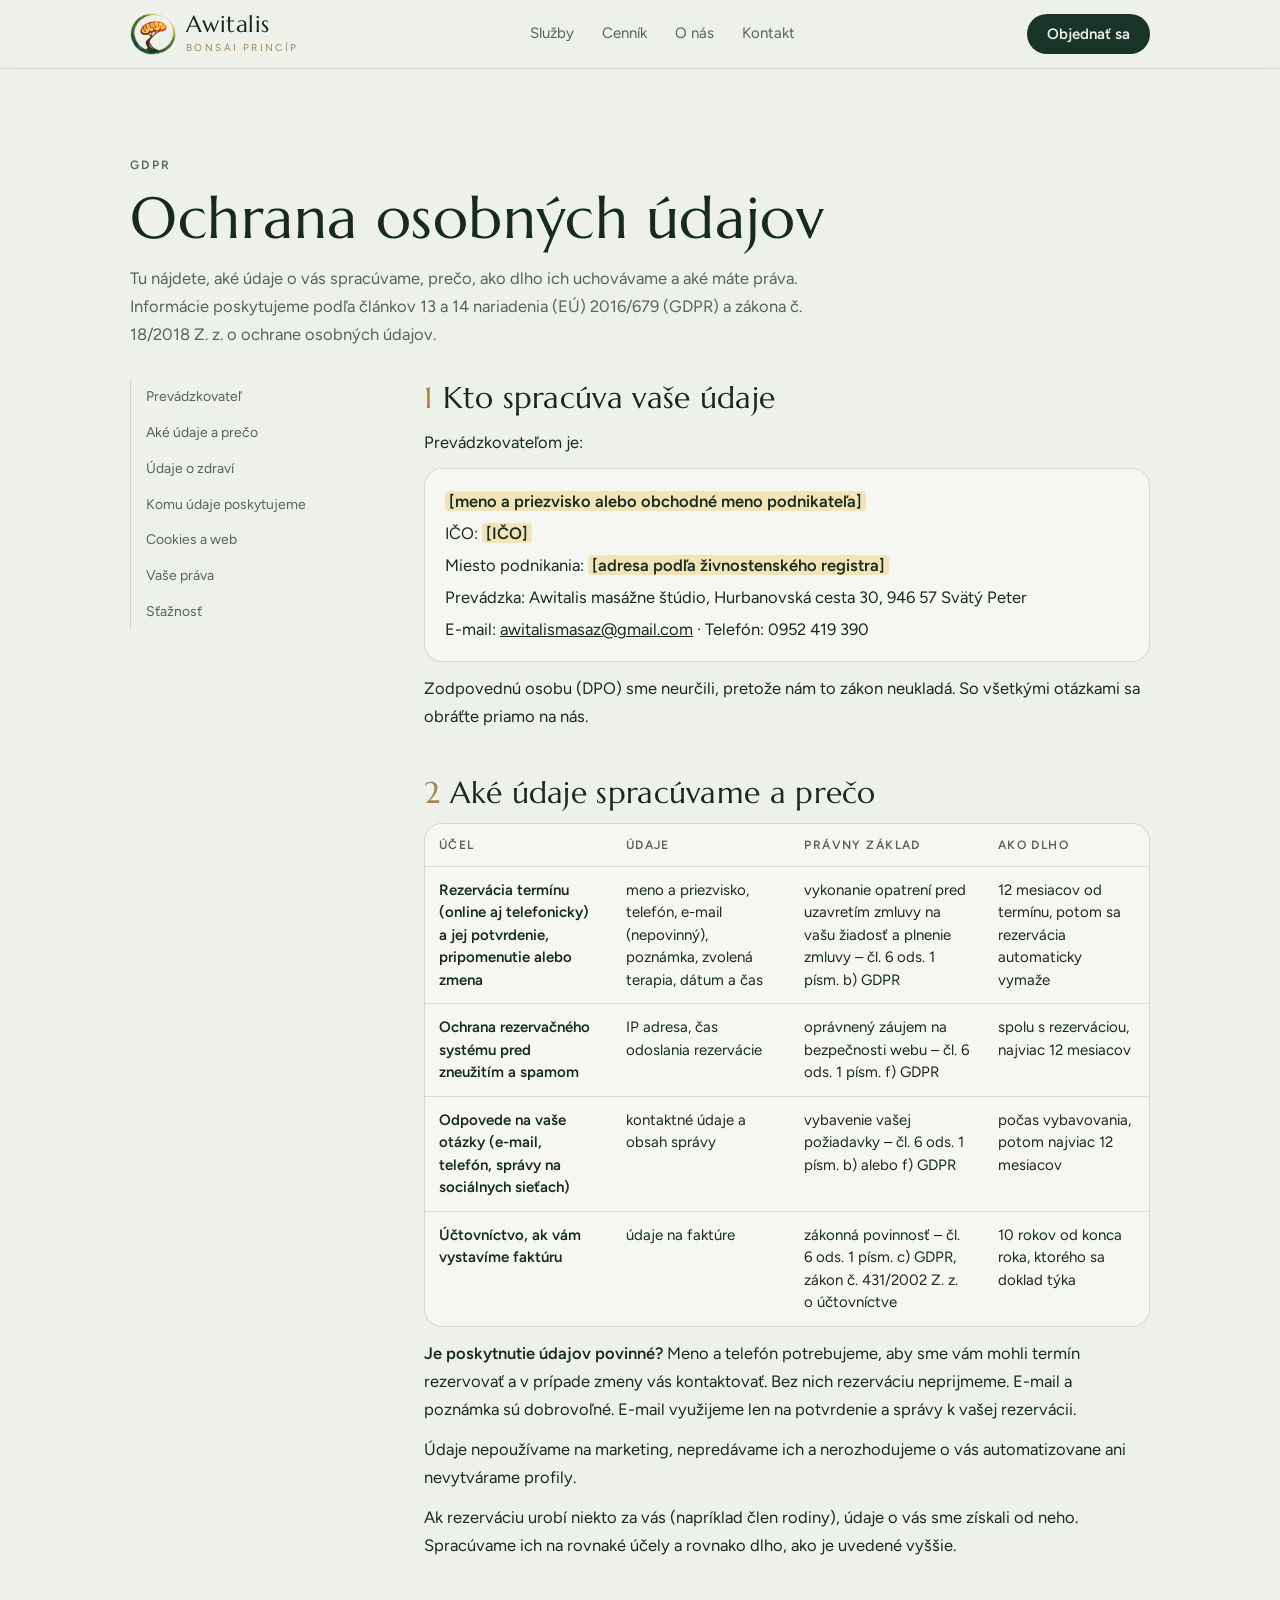
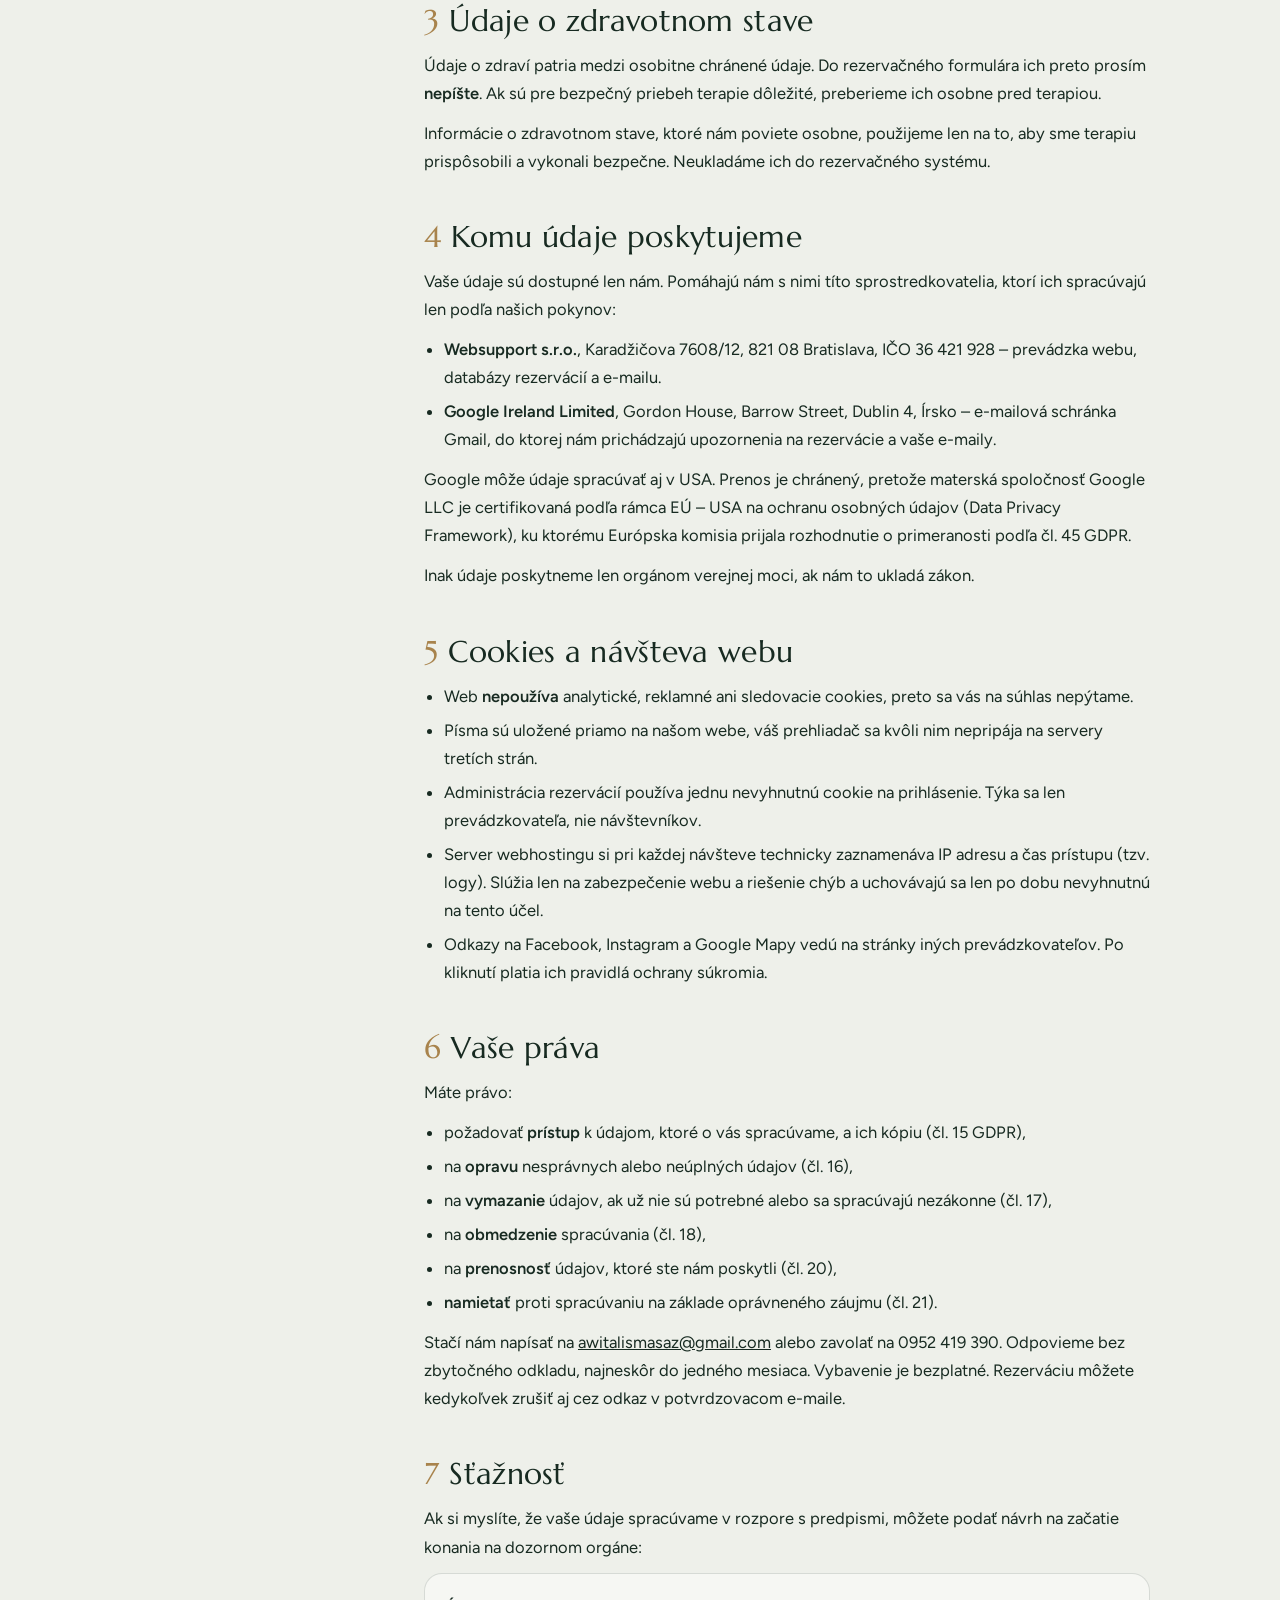
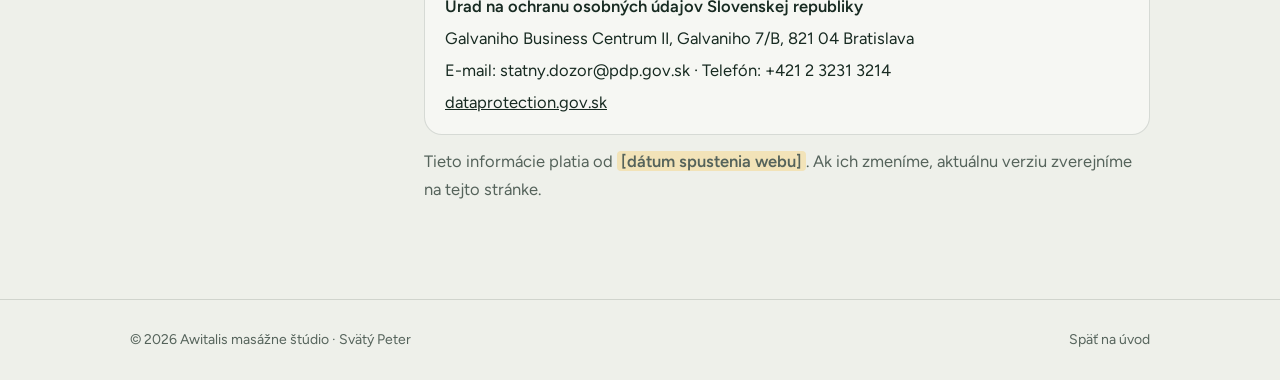
<file: ochrana-udajov.html>
<!doctype html>
<html lang="sk">
<head>
<meta charset="utf-8">
<meta name="viewport" content="width=device-width, initial-scale=1, viewport-fit=cover">
<title>Ochrana osobných údajov – Awitalis</title>
<meta name="description" content="Informácie o spracúvaní osobných údajov v masážnom štúdiu Awitalis podľa GDPR.">
<link rel="icon" type="image/png" href="img/logo-znak-64.png">
<link href="fonts/fonts.css" rel="stylesheet">
<style>
  /* Layout: čitateľný právny text v úzkom stĺpci, obsah vľavo na počítači, tabuľka účelov ako prehľad */
  :root{
    --bg:#EEF0EA;--surface:#E2E6DC;--card:#F6F7F3;--fg:#172A21;--muted:#55635B;
    --forest:#183327;--on-forest:#EEF0EA;--gold:#A8834C;--line:rgba(23,42,33,.14);--fill:#F2E3B8;
    --display:"Marcellus","Cormorant Garamond",Georgia,serif;
    --body:"Figtree","Segoe UI",system-ui,sans-serif;
    --r:18px;
    color-scheme:light;
  }
  @media (prefers-color-scheme:dark){:root:not([data-theme="light"]){
    --bg:#0F1915;--surface:#17251F;--card:#14211B;--fg:#E4E8DF;--muted:#9AA79F;--forest:#1C3A2D;--on-forest:#EEF0EA;--gold:#C9A46B;--line:rgba(228,232,223,.14);--fill:#5A4A22;color-scheme:dark}}
  :root[data-theme="dark"]{
    --bg:#0F1915;--surface:#17251F;--card:#14211B;--fg:#E4E8DF;--muted:#9AA79F;--forest:#1C3A2D;--on-forest:#EEF0EA;--gold:#C9A46B;--line:rgba(228,232,223,.14);--fill:#5A4A22;color-scheme:dark}
  :root{padding-top:env(safe-area-inset-top,0px);padding-bottom:env(safe-area-inset-bottom,0px)}
  *{box-sizing:border-box}
  [hidden]{display:none!important}
  html{scroll-behavior:smooth}
  [id]{scroll-margin-top:84px}
  body{margin:0;background:var(--bg);color:var(--fg);font:400 16.5px/1.7 var(--body);-webkit-font-smoothing:antialiased;overflow-x:hidden}
  a{color:inherit}
  a:hover{color:var(--gold)}
  :focus-visible{outline:2px solid var(--gold);outline-offset:3px}
  h1,h2,h3{font-family:var(--display);font-weight:400;margin:0;text-wrap:balance;letter-spacing:.01em}
  p,ul{margin:0}
  .wrap{max-width:1100px;margin:0 auto;padding-left:max(16px,env(safe-area-inset-left,0px));padding-right:max(16px,env(safe-area-inset-right,0px))}
  @media (min-width:700px){.wrap{padding-left:max(40px,env(safe-area-inset-left,0px));padding-right:max(40px,env(safe-area-inset-right,0px))}}
  .label{font-size:12px;font-weight:600;letter-spacing:.2em;text-transform:uppercase;color:var(--gold)}

  header{position:sticky;top:env(safe-area-inset-top,0px);z-index:10;background:color-mix(in srgb,var(--bg) 88%,transparent);backdrop-filter:blur(10px);border-bottom:1px solid var(--line)}
  .nav{display:flex;align-items:center;justify-content:space-between;gap:16px;height:68px}
  .brand{display:flex;align-items:center;gap:10px;text-decoration:none}
  .brand img{width:46px;height:auto;flex:none}
  .brand b{display:block;font-family:var(--display);font-weight:400;font-size:23px;letter-spacing:.02em;line-height:1}
  .brand small{display:block;font-size:10px;letter-spacing:.24em;text-transform:uppercase;color:var(--gold);margin-top:3px}
  .back{font-size:14px;color:var(--muted);text-decoration:none}

  .intro{padding-block:clamp(32px,6vw,72px) clamp(20px,3vw,32px)}
  h1{font-size:clamp(34px,5vw,58px);line-height:1.08;margin-top:12px}
  .intro p{color:var(--muted);margin-top:14px;max-width:62ch}

  .layout{display:grid;grid-template-columns:230px minmax(0,1fr);gap:clamp(24px,5vw,64px);align-items:start;padding-bottom:clamp(56px,8vw,96px)}
  .toc{position:sticky;top:92px;font-size:14px;display:grid;gap:2px;border-left:1px solid var(--line)}
  .toc a{text-decoration:none;color:var(--muted);padding:5px 0 5px 14px;border-left:2px solid transparent;margin-left:-1px}
  .toc a:hover{color:var(--fg);border-left-color:var(--gold)}
  article{max-width:70ch;display:grid;gap:44px}
  section{display:grid;gap:12px}
  h2{font-size:clamp(24px,2.6vw,30px);line-height:1.2}
  h2 .n{color:var(--gold);margin-right:10px}
  h3{font-size:19px;margin-top:6px}
  ul{padding-left:20px;display:grid;gap:6px}
  .card{background:var(--card);border:1px solid var(--line);border-radius:var(--r);padding:18px 20px;display:grid;gap:4px}
  .card b{font-weight:600}
  .tbl{overflow-x:auto;border:1px solid var(--line);border-radius:var(--r);background:var(--card)}
  table{border-collapse:collapse;width:100%;min-width:620px;font-size:15px;line-height:1.5}
  th,td{text-align:left;vertical-align:top;padding:12px 14px;border-bottom:1px solid var(--line)}
  tr:last-child td{border-bottom:0}
  th{font-size:12px;font-weight:600;letter-spacing:.12em;text-transform:uppercase;color:var(--muted)}
  td:first-child{font-weight:600}
  .muted{color:var(--muted)}
  .fill{background:var(--fill);border-radius:4px;padding:0 4px;font-weight:600}
  .note{font-size:14.5px;color:var(--muted);border-left:3px solid var(--gold);padding-left:14px}

  footer{padding-block:28px;font-size:14px;color:var(--muted);border-top:1px solid var(--line)}
  footer .wrap{display:flex;flex-wrap:wrap;justify-content:space-between;gap:12px}
  footer a{text-decoration:none}

  @media (max-width:860px){
    .layout{grid-template-columns:1fr}
    .toc{position:static;border-left:0;display:flex;flex-wrap:wrap;gap:6px}
    .toc a{border:1px solid var(--line);border-radius:999px;padding:5px 12px;margin:0}
  }
  /* ===== spoločná hlavička (rovnaká na všetkých stránkach) ===== */
  header .nav{display:flex;align-items:center;justify-content:space-between;gap:16px;height:68px}
  header .links{display:flex;gap:28px;font-size:15px}
  header .links a{position:relative;padding:4px 0;color:var(--muted);text-decoration:none;transition:color .2s}
  header .links a:hover,header .links a.active{color:var(--fg)}
  header .links a.active::after{content:"";position:absolute;left:0;right:0;bottom:-3px;height:2px;border-radius:2px;background:var(--gold)}
  header .hright{display:flex;align-items:center;gap:10px}
  header .hcta{display:inline-flex;align-items:center;padding:11px 20px;border-radius:999px;background:var(--forest);color:var(--on-forest);font:600 15px var(--body);text-decoration:none;white-space:nowrap;transition:background .2s}
  header .hcta:hover{background:var(--gold)}
  header .hcta[aria-current]{background:var(--gold);color:#172A21}
  .menu-btn{display:none;width:44px;height:44px;border-radius:50%;border:1px solid var(--line);background:transparent;color:var(--fg);cursor:pointer;place-items:center;flex:none}
  .menu-btn svg{width:20px;height:20px;fill:none;stroke:currentColor;stroke-width:1.8;stroke-linecap:round}
  .menu-btn .x{display:none}
  .menu-btn[aria-expanded="true"] .x{display:block}
  .menu-btn[aria-expanded="true"] .bars{display:none}
  .mnav{position:absolute;top:100%;left:0;right:0;background:var(--bg);border-bottom:1px solid var(--line);box-shadow:0 18px 30px -18px rgba(0,0,0,.35);padding:6px max(16px,env(safe-area-inset-right,0px)) 22px max(16px,env(safe-area-inset-left,0px));display:grid}
  .mnav[hidden]{display:none}
  .mnav a{font-family:var(--display);font-size:24px;padding:12px 0;border-bottom:1px solid var(--line);color:var(--fg);text-decoration:none}
  .mnav a.active{color:var(--gold)}
  .mnav .mcta{margin-top:18px;border:0;text-align:center;font-family:var(--body);font-size:16px;font-weight:600;background:var(--gold);color:#172A21;border-radius:999px;padding:14px}
  .mnav .mtel{border:0;font-family:var(--body);font-size:15px;text-align:center;color:var(--muted);padding:12px 0 0}
  @media (max-width:900px){header .links{display:none}.menu-btn{display:grid}}
  @media (max-width:640px){header .hcta{display:none}}
  @media (min-width:901px){.mnav{display:none!important}}
</style>
</head>
<body>
<script>
  if ('scrollRestoration' in history) history.scrollRestoration = 'manual';
  if (!location.hash) {
    const toTop = () => { scrollTo({ top: 0, behavior: 'instant' }); try { document.body.scrollIntoView({ block: 'start', behavior: 'instant' }); } catch (e) {} };
    toTop(); addEventListener('load', toTop); addEventListener('pageshow', toTop);
  }
</script>

<header>
  <div class="wrap nav">
    <a href="./" class="brand" aria-label="Awitalis – domov">
      <img src="img/logo-znak.png" alt="" width="46" height="43">
      <span><b>Awitalis</b><small>Bonsai princíp</small></span>
    </a>
    <nav class="links" aria-label="Hlavné menu">
      <a href="sluzby.html" data-page="sluzby">Služby</a>
      <a href="sluzby.html#cennik" data-spy="cennik">Cenník</a>
      <a href="./#o-nas" data-spy="o-nas">O nás</a>
      <a href="./#kontakt" data-spy="kontakt">Kontakt</a>
    </nav>
    <div class="hright">
      <a class="hcta" href="rezervacia.html">Objednať sa</a>
      <button class="menu-btn" id="menuBtn" type="button" aria-label="Menu" aria-expanded="false" aria-controls="mnav"><svg viewBox="0 0 24 24" aria-hidden="true"><path class="bars" d="M4 7h16M4 12h16M4 17h16"/><path class="x" d="M6 6l12 12M18 6L6 18"/></svg></button>
    </div>
  </div>
  <nav class="mnav" id="mnav" aria-label="Menu" hidden>
    <a href="sluzby.html" data-page="sluzby">Služby</a>
    <a href="sluzby.html#cennik" data-spy="cennik">Cenník</a>
    <a href="./#o-nas" data-spy="o-nas">O nás</a>
    <a href="./#kontakt" data-spy="kontakt">Kontakt</a>
    <a class="mcta" href="rezervacia.html">Rezervovať online</a>
    <a class="mtel" href="tel:+421952419390">alebo zavolajte 0952 419 390</a>
  </nav>
</header>

<main>
  <div class="intro">
    <div class="wrap">
      <p class="label">GDPR</p>
      <h1>Ochrana osobných údajov</h1>
      <p>Tu nájdete, aké údaje o vás spracúvame, prečo, ako dlho ich uchovávame a aké máte práva. Informácie poskytujeme podľa článkov 13 a 14 nariadenia (EÚ) 2016/679 (GDPR) a zákona č. 18/2018 Z. z. o ochrane osobných údajov.</p>
    </div>
  </div>

  <div class="wrap layout">
    <nav class="toc" aria-label="Obsah">
      <a href="#prevadzkovatel">Prevádzkovateľ</a>
      <a href="#ucely">Aké údaje a prečo</a>
      <a href="#zdravie">Údaje o zdraví</a>
      <a href="#prijemcovia">Komu údaje poskytujeme</a>
      <a href="#cookies">Cookies a web</a>
      <a href="#prava">Vaše práva</a>
      <a href="#staznost">Sťažnosť</a>
    </nav>

    <article>
      <section id="prevadzkovatel">
        <h2><span class="n">1</span>Kto spracúva vaše údaje</h2>
        <p>Prevádzkovateľom je:</p>
        <div class="card">
          <b><span class="fill">[meno a priezvisko alebo obchodné meno podnikateľa]</span></b>
          <span>IČO: <span class="fill">[IČO]</span></span>
          <span>Miesto podnikania: <span class="fill">[adresa podľa živnostenského registra]</span></span>
          <span>Prevádzka: Awitalis masážne štúdio, Hurbanovská cesta 30, 946 57 Svätý Peter</span>
          <span>E-mail: <a href="mailto:awitalismasaz@gmail.com">awitalismasaz@gmail.com</a> · Telefón: 0952 419 390</span>
        </div>
        <p>Zodpovednú osobu (DPO) sme neurčili, pretože nám to zákon neukladá. So všetkými otázkami sa obráťte priamo na nás.</p>
      </section>

      <section id="ucely">
        <h2><span class="n">2</span>Aké údaje spracúvame a prečo</h2>
        <div class="tbl">
          <table>
            <tr><th>Účel</th><th>Údaje</th><th>Právny základ</th><th>Ako dlho</th></tr>
            <tr>
              <td>Rezervácia termínu (online aj telefonicky) a jej potvrdenie, pripomenutie alebo zmena</td>
              <td>meno a priezvisko, telefón, e-mail (nepovinný), poznámka, zvolená terapia, dátum a čas</td>
              <td>vykonanie opatrení pred uzavretím zmluvy na vašu žiadosť a plnenie zmluvy – čl. 6 ods. 1 písm. b) GDPR</td>
              <td>12 mesiacov od termínu, potom sa rezervácia automaticky vymaže</td>
            </tr>
            <tr>
              <td>Ochrana rezervačného systému pred zneužitím a spamom</td>
              <td>IP adresa, čas odoslania rezervácie</td>
              <td>oprávnený záujem na bezpečnosti webu – čl. 6 ods. 1 písm. f) GDPR</td>
              <td>spolu s rezerváciou, najviac 12 mesiacov</td>
            </tr>
            <tr>
              <td>Odpovede na vaše otázky (e-mail, telefón, správy na sociálnych sieťach)</td>
              <td>kontaktné údaje a obsah správy</td>
              <td>vybavenie vašej požiadavky – čl. 6 ods. 1 písm. b) alebo f) GDPR</td>
              <td>počas vybavovania, potom najviac 12 mesiacov</td>
            </tr>
            <tr>
              <td>Účtovníctvo, ak vám vystavíme faktúru</td>
              <td>údaje na faktúre</td>
              <td>zákonná povinnosť – čl. 6 ods. 1 písm. c) GDPR, zákon č. 431/2002 Z. z. o účtovníctve</td>
              <td>10 rokov od konca roka, ktorého sa doklad týka</td>
            </tr>
          </table>
        </div>
        <p><b>Je poskytnutie údajov povinné?</b> Meno a telefón potrebujeme, aby sme vám mohli termín rezervovať a v prípade zmeny vás kontaktovať. Bez nich rezerváciu neprijmeme. E-mail a poznámka sú dobrovoľné. E-mail využijeme len na potvrdenie a správy k vašej rezervácii.</p>
        <p>Údaje nepoužívame na marketing, nepredávame ich a nerozhodujeme o vás automatizovane ani nevytvárame profily.</p>
        <p>Ak rezerváciu urobí niekto za vás (napríklad člen rodiny), údaje o vás sme získali od neho. Spracúvame ich na rovnaké účely a rovnako dlho, ako je uvedené vyššie.</p>
      </section>

      <section id="zdravie">
        <h2><span class="n">3</span>Údaje o zdravotnom stave</h2>
        <p>Údaje o zdraví patria medzi osobitne chránené údaje. Do rezervačného formulára ich preto prosím <b>nepíšte</b>. Ak sú pre bezpečný priebeh terapie dôležité, preberieme ich osobne pred terapiou.</p>
        <p>Informácie o zdravotnom stave, ktoré nám poviete osobne, použijeme len na to, aby sme terapiu prispôsobili a vykonali bezpečne. Neukladáme ich do rezervačného systému.</p>
      </section>

      <section id="prijemcovia">
        <h2><span class="n">4</span>Komu údaje poskytujeme</h2>
        <p>Vaše údaje sú dostupné len nám. Pomáhajú nám s nimi títo sprostredkovatelia, ktorí ich spracúvajú len podľa našich pokynov:</p>
        <ul>
          <li><b>Websupport s.r.o.</b>, Karadžičova 7608/12, 821 08 Bratislava, IČO 36 421 928 – prevádzka webu, databázy rezervácií a e-mailu.</li>
          <li><b>Google Ireland Limited</b>, Gordon House, Barrow Street, Dublin 4, Írsko – e-mailová schránka Gmail, do ktorej nám prichádzajú upozornenia na rezervácie a vaše e-maily.</li>
        </ul>
        <p>Google môže údaje spracúvať aj v USA. Prenos je chránený, pretože materská spoločnosť Google LLC je certifikovaná podľa rámca EÚ – USA na ochranu osobných údajov (Data Privacy Framework), ku ktorému Európska komisia prijala rozhodnutie o primeranosti podľa čl. 45 GDPR.</p>
        <p>Inak údaje poskytneme len orgánom verejnej moci, ak nám to ukladá zákon.</p>
      </section>

      <section id="cookies">
        <h2><span class="n">5</span>Cookies a návšteva webu</h2>
        <ul>
          <li>Web <b>nepoužíva</b> analytické, reklamné ani sledovacie cookies, preto sa vás na súhlas nepýtame.</li>
          <li>Písma sú uložené priamo na našom webe, váš prehliadač sa kvôli nim nepripája na servery tretích strán.</li>
          <li>Administrácia rezervácií používa jednu nevyhnutnú cookie na prihlásenie. Týka sa len prevádzkovateľa, nie návštevníkov.</li>
          <li>Server webhostingu si pri každej návšteve technicky zaznamenáva IP adresu a čas prístupu (tzv. logy). Slúžia len na zabezpečenie webu a riešenie chýb a uchovávajú sa len po dobu nevyhnutnú na tento účel.</li>
          <li>Odkazy na Facebook, Instagram a Google Mapy vedú na stránky iných prevádzkovateľov. Po kliknutí platia ich pravidlá ochrany súkromia.</li>
        </ul>
      </section>

      <section id="prava">
        <h2><span class="n">6</span>Vaše práva</h2>
        <p>Máte právo:</p>
        <ul>
          <li>požadovať <b>prístup</b> k údajom, ktoré o vás spracúvame, a ich kópiu (čl. 15 GDPR),</li>
          <li>na <b>opravu</b> nesprávnych alebo neúplných údajov (čl. 16),</li>
          <li>na <b>vymazanie</b> údajov, ak už nie sú potrebné alebo sa spracúvajú nezákonne (čl. 17),</li>
          <li>na <b>obmedzenie</b> spracúvania (čl. 18),</li>
          <li>na <b>prenosnosť</b> údajov, ktoré ste nám poskytli (čl. 20),</li>
          <li><b>namietať</b> proti spracúvaniu na základe oprávneného záujmu (čl. 21).</li>
        </ul>
        <p>Stačí nám napísať na <a href="mailto:awitalismasaz@gmail.com">awitalismasaz@gmail.com</a> alebo zavolať na 0952 419 390. Odpovieme bez zbytočného odkladu, najneskôr do jedného mesiaca. Vybavenie je bezplatné. Rezerváciu môžete kedykoľvek zrušiť aj cez odkaz v potvrdzovacom e-maile.</p>
      </section>

      <section id="staznost">
        <h2><span class="n">7</span>Sťažnosť</h2>
        <p>Ak si myslíte, že vaše údaje spracúvame v rozpore s predpismi, môžete podať návrh na začatie konania na dozornom orgáne:</p>
        <div class="card">
          <b>Úrad na ochranu osobných údajov Slovenskej republiky</b>
          <span>Galvaniho Business Centrum II, Galvaniho 7/B, 821 04 Bratislava</span>
          <span>E-mail: statny.dozor@pdp.gov.sk · Telefón: +421 2 3231 3214</span>
          <span><a href="https://dataprotection.gov.sk" target="_blank" rel="noopener">dataprotection.gov.sk</a></span>
        </div>
        <p class="muted">Tieto informácie platia od <span class="fill">[dátum spustenia webu]</span>. Ak ich zmeníme, aktuálnu verziu zverejníme na tejto stránke.</p>
      </section>
    </article>
  </div>
</main>

<footer><div class="wrap"><span>© 2026 Awitalis masážne štúdio · Svätý Peter</span><a href="./">Späť na úvod</a></div></footer>
<script>
  // spoločná hlavička: mobilné menu a zvýraznenie aktuálnej časti
  (() => {
    const btn = document.getElementById('menuBtn'), nav = document.getElementById('mnav');
    const set = open => { nav.hidden = !open; btn.setAttribute('aria-expanded', String(open)); };
    btn.addEventListener('click', () => set(nav.hidden));
    nav.addEventListener('click', e => { if (e.target.closest('a')) set(false); });
    addEventListener('keydown', e => { if (e.key === 'Escape') set(false); });
    addEventListener('resize', () => { if (innerWidth > 900) set(false); });

    const file = location.pathname.split('/').pop() || 'index.html';
    const all = [...document.querySelectorAll('header a[data-spy], header a[data-page]')];
    const spies = all.filter(a => a.dataset.spy && document.getElementById(a.dataset.spy));
    const update = () => {
      let cur = null;
      for (const a of spies) {
        const r = document.getElementById(a.dataset.spy).getBoundingClientRect();
        if (r.top <= 140 && r.bottom > 140) cur = a.dataset.spy;
      }
      // úplne dole na stránke: posledná viditeľná sekcia (napr. Kontakt)
      if (innerHeight + scrollY >= document.documentElement.scrollHeight - 4) {
        const vis = spies.filter(a => document.getElementById(a.dataset.spy).getBoundingClientRect().top < innerHeight);
        if (vis.length) cur = vis[vis.length - 1].dataset.spy;
      }
      all.forEach(a => {
        const on = cur ? a.dataset.spy === cur : (a.dataset.page && file.startsWith(a.dataset.page));
        a.classList.toggle('active', !!on);
      });
    };
    addEventListener('scroll', update, { passive: true }); addEventListener('hashchange', update); update();
  })();
</script>
</body>
</html>
</file>
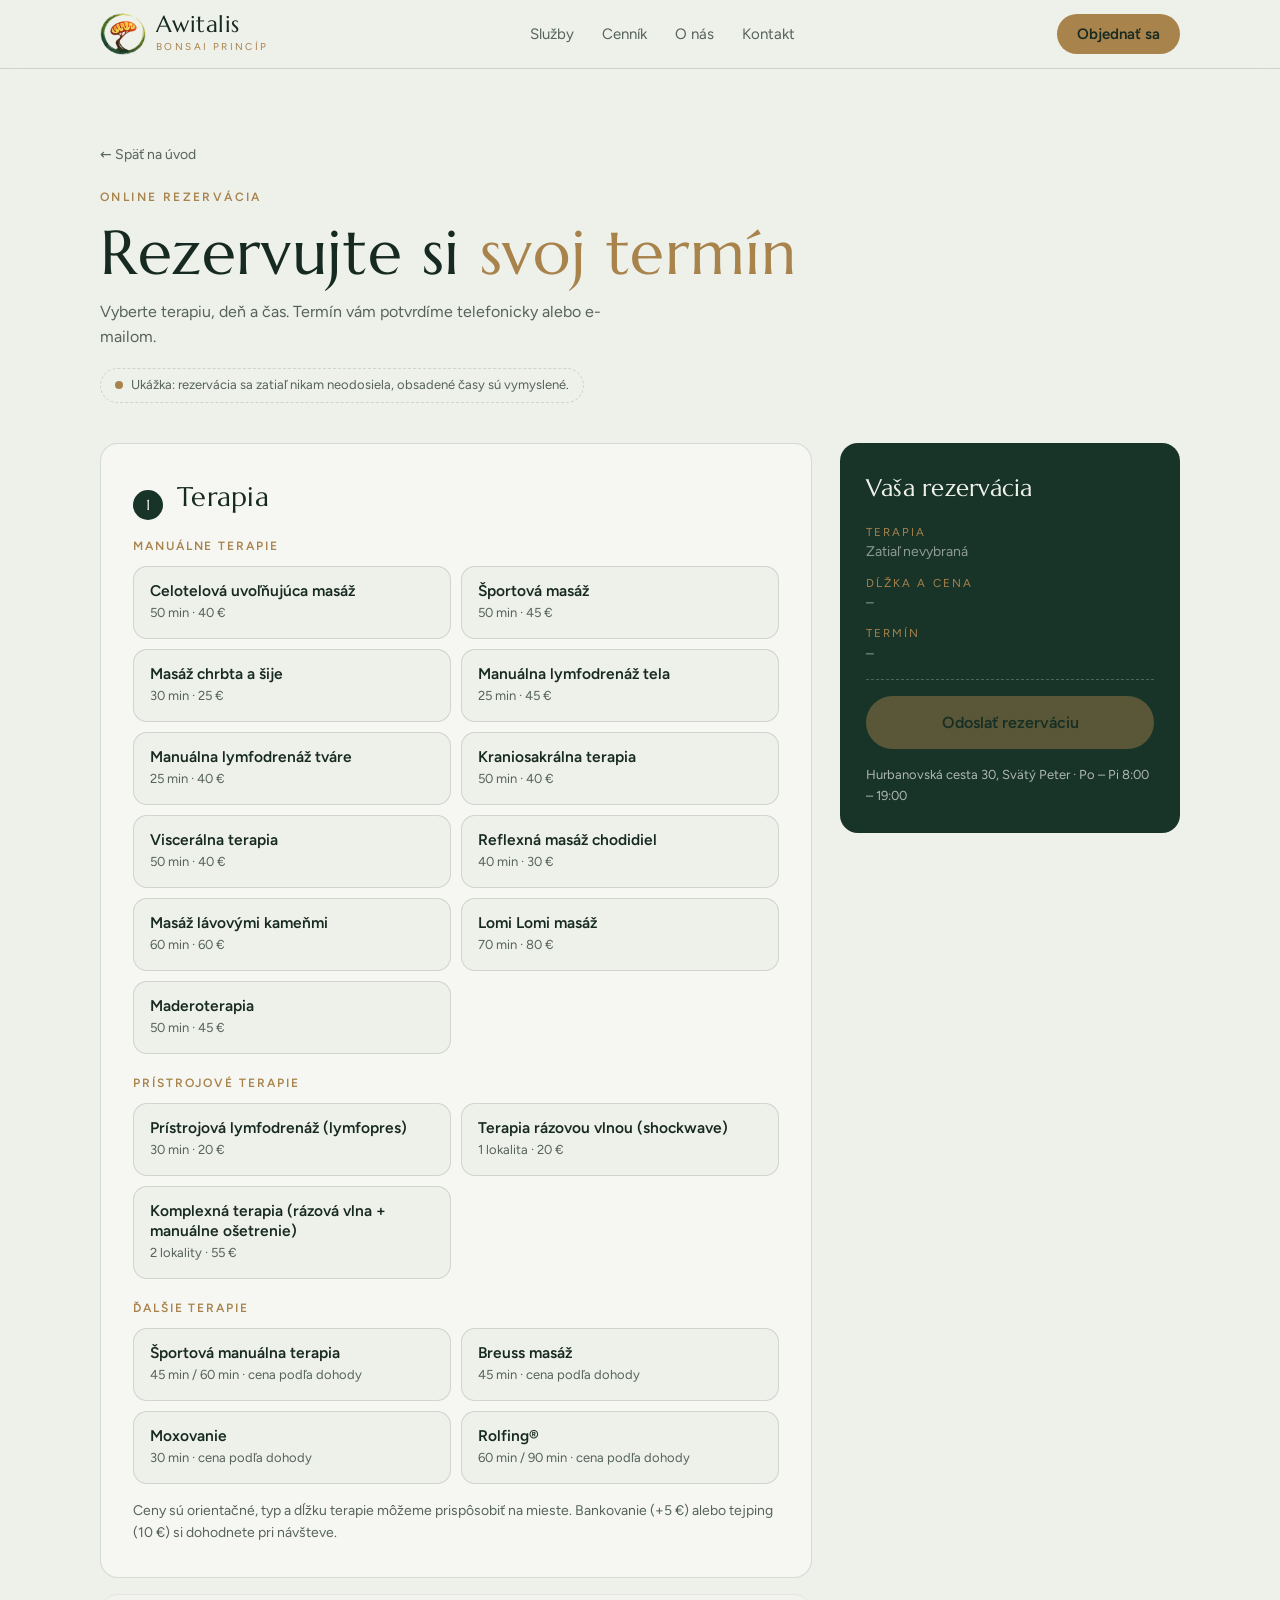
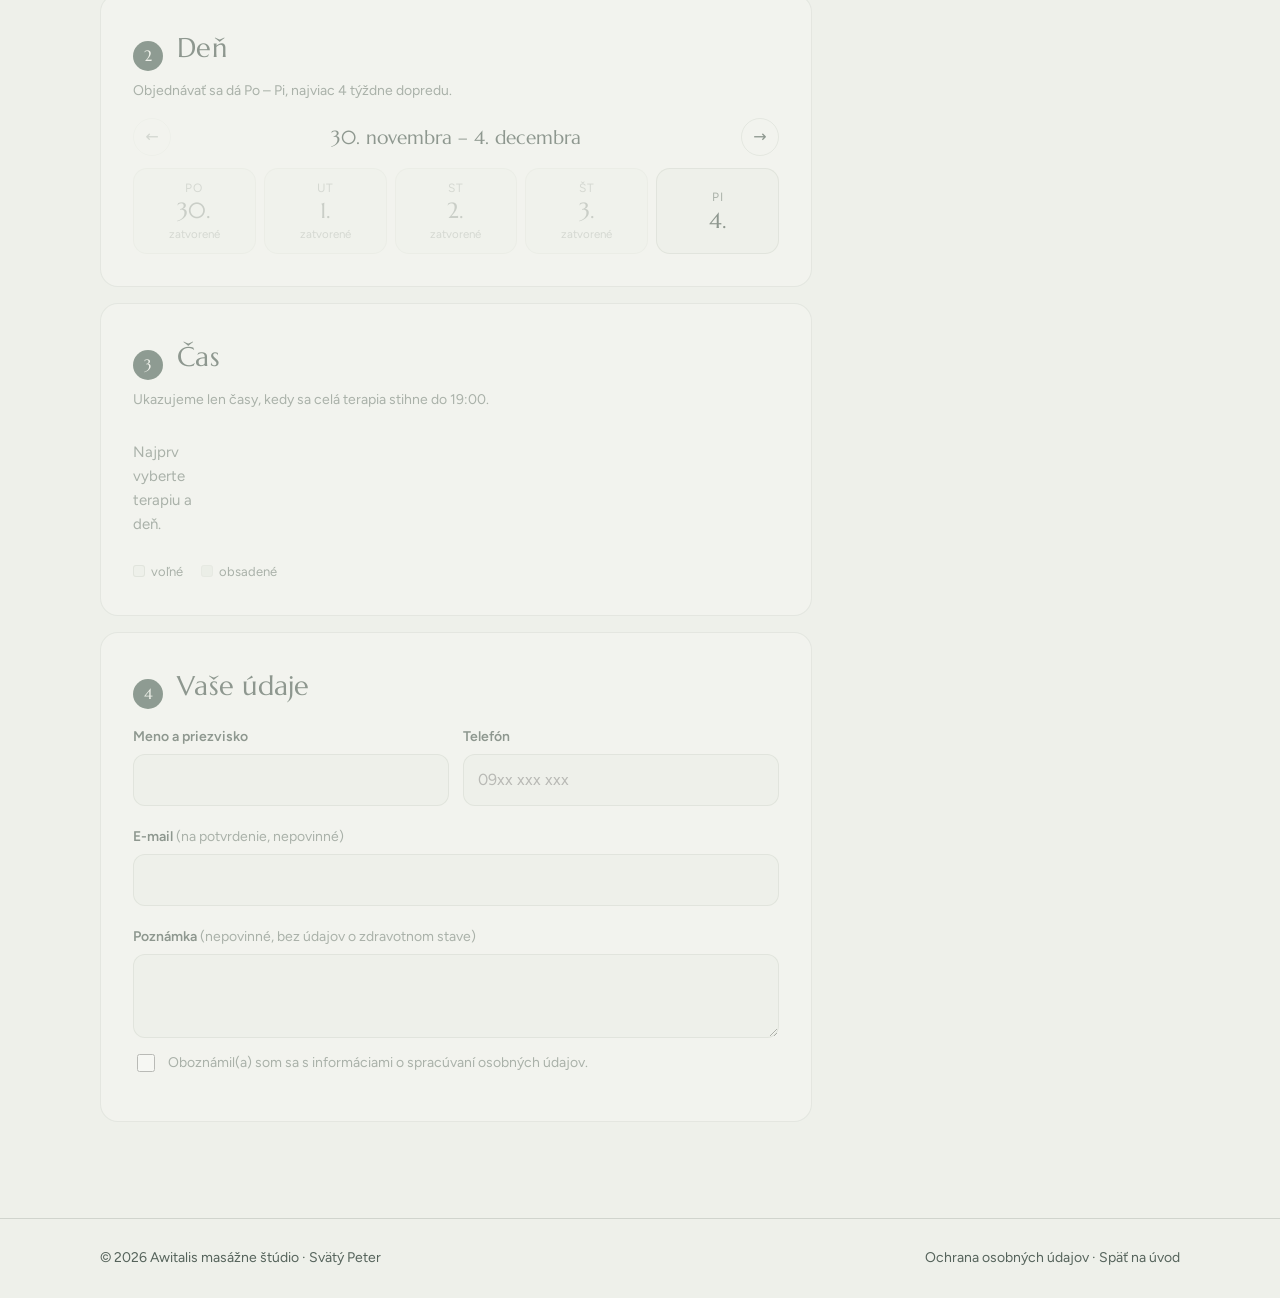
<file: rezervacia.html>
<!doctype html>
<html lang="sk">
<head>
<meta charset="utf-8">
<meta name="viewport" content="width=device-width, initial-scale=1, viewport-fit=cover">
<title>Rezervácia – Awitalis</title>
<meta name="description" content="Online rezervácia termínu v masážnom štúdiu Awitalis, Svätý Peter.">
<link rel="icon" type="image/png" href="img/logo-znak-64.png">
<link href="fonts/fonts.css" rel="stylesheet">
<style>
  /* Layout: štyri kroky pod sebou vľavo, vpravo lepiaci súhrn rezervácie ako „lístok“ – na mobile súhrn pod krokmi */
  :root{
    --bg:#EEF0EA;--surface:#E2E6DC;--card:#F6F7F3;--fg:#172A21;--muted:#55635B;
    --forest:#183327;--on-forest:#EEF0EA;--gold:#A8834C;--line:rgba(23,42,33,.14);
    --danger:#A2412F;
    --display:"Marcellus","Cormorant Garamond",Georgia,serif;
    --body:"Figtree","Segoe UI",system-ui,sans-serif;
    --r:18px;
    color-scheme:light;
  }
  @media (prefers-color-scheme:dark){:root:not([data-theme="light"]){
    --bg:#0F1915;--surface:#17251F;--card:#14211B;--fg:#E4E8DF;--muted:#9AA79F;--forest:#1C3A2D;--on-forest:#EEF0EA;--gold:#C9A46B;--line:rgba(228,232,223,.14);--danger:#E08A76;color-scheme:dark}}
  :root[data-theme="dark"]{
    --bg:#0F1915;--surface:#17251F;--card:#14211B;--fg:#E4E8DF;--muted:#9AA79F;--forest:#1C3A2D;--on-forest:#EEF0EA;--gold:#C9A46B;--line:rgba(228,232,223,.14);--danger:#E08A76;color-scheme:dark}
  :root{padding-top:env(safe-area-inset-top,0px);padding-bottom:env(safe-area-inset-bottom,0px)}

  *{box-sizing:border-box}
  [hidden]{display:none!important}
  body{margin:0;background:var(--bg);color:var(--fg);font:400 16px/1.6 var(--body);-webkit-font-smoothing:antialiased;overflow-x:hidden}
  a{color:inherit;text-decoration:none}
  :focus-visible{outline:2px solid var(--gold);outline-offset:3px}
  h1,h2,h3{font-family:var(--display);font-weight:400;margin:0;text-wrap:balance;letter-spacing:.01em}
  p{margin:0}
  button{font:inherit;color:inherit}
  .wrap{max-width:1160px;margin:0 auto;padding-left:max(16px,env(safe-area-inset-left,0px));padding-right:max(16px,env(safe-area-inset-right,0px))}
  @media (min-width:700px){.wrap{padding-left:max(40px,env(safe-area-inset-left,0px));padding-right:max(40px,env(safe-area-inset-right,0px))}}
  .label{font-size:12px;font-weight:600;letter-spacing:.2em;text-transform:uppercase;color:var(--gold)}

  header{position:sticky;top:env(safe-area-inset-top,0px);z-index:10;background:color-mix(in srgb,var(--bg) 88%,transparent);backdrop-filter:blur(10px);border-bottom:1px solid var(--line)}
  .nav{display:flex;align-items:center;justify-content:space-between;gap:16px;height:68px}
  .brand{display:flex;align-items:center;gap:10px}
  .brand img{width:46px;height:auto;flex:none}
  .brand b{display:block;font-family:var(--display);font-weight:400;font-size:23px;letter-spacing:.02em;line-height:1}
  .brand small{display:block;font-size:10px;letter-spacing:.24em;text-transform:uppercase;color:var(--gold);margin-top:3px}
  .nav-tel{font-size:15px;font-weight:600}

  .intro{padding-block:clamp(32px,6vw,72px) clamp(24px,4vw,40px)}
  .back{display:inline-flex;font-size:14px;color:var(--muted);margin-bottom:22px}
  .back:hover{color:var(--fg)}
  h1{font-size:clamp(36px,5vw,62px);line-height:1.05;margin-top:12px}
  h1 span{color:var(--gold)}
  .intro p.lead{color:var(--muted);margin-top:14px;max-width:52ch}
  .demo{display:inline-flex;gap:8px;align-items:center;margin-top:18px;font-size:13px;color:var(--muted);border:1px dashed var(--line);border-radius:999px;padding:6px 14px}
  .demo i{width:8px;height:8px;border-radius:50%;background:var(--gold)}

  .layout{display:grid;grid-template-columns:minmax(0,1fr) 340px;gap:28px;align-items:start;padding-bottom:clamp(56px,8vw,96px)}
  .steps{display:grid;gap:16px}
  .step{background:var(--card);border:1px solid var(--line);border-radius:var(--r);padding:clamp(20px,3vw,32px);transition:opacity .3s}
  .step.locked{opacity:.45;pointer-events:none}
  .step-head{display:flex;align-items:baseline;gap:14px;margin-bottom:18px}
  .step-head .n{font-family:var(--display);font-size:15px;width:30px;height:30px;border-radius:50%;display:grid;place-items:center;background:var(--forest);color:var(--on-forest);flex:none;transform:translateY(4px)}
  .step.done .step-head .n{background:var(--gold);color:#172A21}
  .step-head h2{font-size:clamp(22px,2.4vw,27px)}
  .hint{font-size:14px;color:var(--muted);margin-top:-8px;margin-bottom:16px}

  /* služby */
  .svc{display:grid;grid-template-columns:repeat(2,minmax(0,1fr));gap:10px}
  .svc .grp{grid-column:1/-1;margin:10px 0 0;font-size:12px;font-weight:600;letter-spacing:.16em;text-transform:uppercase;color:var(--gold)}
  .svc .grp:first-child{margin-top:0}
  .opt{all:unset;box-sizing:border-box;cursor:pointer;border:1px solid var(--line);border-radius:14px;padding:14px 16px;display:flex;flex-direction:column;gap:2px;background:var(--bg);transition:border-color .2s,background .2s,color .2s}
  .opt:hover{border-color:var(--gold)}
  .opt:focus-visible{outline:2px solid var(--gold);outline-offset:2px}
  .opt b{font-weight:600;font-size:15.5px;line-height:1.3}
  .opt span{font-size:13px;color:var(--muted)}
  .opt[aria-pressed="true"]{background:var(--forest);border-color:var(--forest);color:var(--on-forest)}
  .opt[aria-pressed="true"] span{color:color-mix(in srgb,var(--on-forest) 70%,transparent)}

  .durs{display:flex;flex-wrap:wrap;gap:8px;margin-top:18px;padding-top:18px;border-top:1px dashed var(--line)}
  .durs[hidden]{display:none}
  .durs p{width:100%;font-size:14px;color:var(--muted)}
  .chip{all:unset;box-sizing:border-box;cursor:pointer;border:1px solid var(--line);border-radius:999px;padding:9px 18px;font-weight:600;font-size:15px;background:var(--bg);font-variant-numeric:tabular-nums}
  .chip:hover{border-color:var(--gold)}
  .chip:focus-visible{outline:2px solid var(--gold);outline-offset:2px}
  .chip[aria-pressed="true"]{background:var(--forest);border-color:var(--forest);color:var(--on-forest)}

  /* dni */
  .days-nav{display:flex;justify-content:space-between;align-items:center;margin-bottom:12px;font-size:15px}
  .days-nav strong{font-family:var(--display);font-weight:400;font-size:19px}
  .arrow{all:unset;cursor:pointer;width:36px;height:36px;border-radius:50%;border:1px solid var(--line);display:grid;place-items:center;font-size:16px}
  .arrow:hover{border-color:var(--gold)}
  .arrow:disabled{opacity:.3;cursor:default}
  .days{display:grid;grid-template-columns:repeat(5,minmax(0,1fr));gap:8px}
  .day{all:unset;box-sizing:border-box;cursor:pointer;border:1px solid var(--line);border-radius:14px;padding:10px 4px;text-align:center;background:var(--bg);font-variant-numeric:tabular-nums}
  .day small{display:block;font-size:12px;color:var(--muted);text-transform:uppercase;letter-spacing:.08em}
  .day b{display:block;font-family:var(--display);font-weight:400;font-size:22px;line-height:1.2}
  .day em{display:block;font-style:normal;font-size:11.5px;color:var(--muted)}
  .day:hover:not(:disabled){border-color:var(--gold)}
  .day:focus-visible{outline:2px solid var(--gold);outline-offset:2px}
  .day:disabled{cursor:default;opacity:.4}
  .day[aria-pressed="true"]{background:var(--forest);border-color:var(--forest);color:var(--on-forest)}
  .day[aria-pressed="true"] small,.day[aria-pressed="true"] em{color:color-mix(in srgb,var(--on-forest) 70%,transparent)}

  /* časy */
  .slots{display:grid;grid-template-columns:repeat(auto-fill,minmax(84px,1fr));gap:8px}
  .slot{all:unset;box-sizing:border-box;cursor:pointer;text-align:center;border:1px solid var(--line);border-radius:12px;padding:10px 4px;font-weight:600;background:var(--bg);font-variant-numeric:tabular-nums}
  .slot:hover:not(:disabled){border-color:var(--gold)}
  .slot:focus-visible{outline:2px solid var(--gold);outline-offset:2px}
  .slot:disabled{cursor:not-allowed;color:var(--muted);text-decoration:line-through;opacity:.5}
  .slot[aria-pressed="true"]{background:var(--forest);border-color:var(--forest);color:var(--on-forest)}
  .legend{display:flex;gap:18px;flex-wrap:wrap;margin-top:14px;font-size:13px;color:var(--muted)}
  .legend span::before{content:"";display:inline-block;width:10px;height:10px;border-radius:3px;margin-right:6px;border:1px solid var(--line);background:var(--bg);vertical-align:-1px}
  .legend .x::before{opacity:.45;background:var(--line)}
  .empty{font-size:15px;color:var(--muted);padding:12px 0}

  /* formulár */
  form{display:grid;grid-template-columns:1fr 1fr;gap:14px}
  .f{display:grid;gap:6px}
  .f.full{grid-column:1/-1}
  label{font-size:14px;font-weight:600}
  input,textarea{font:inherit;color:var(--fg);background:var(--bg);border:1px solid var(--line);border-radius:12px;padding:12px 14px;width:100%}
  textarea{min-height:84px;resize:vertical}
  input:focus,textarea:focus{outline:none;border-color:var(--gold);box-shadow:0 0 0 3px color-mix(in srgb,var(--gold) 25%,transparent)}
  .err{font-size:13px;color:var(--danger);min-height:0}
  .check{display:flex;gap:10px;align-items:flex-start;font-size:14px;font-weight:400;color:var(--muted)}
  .check input{width:18px;height:18px;margin-top:2px;flex:none;accent-color:var(--forest)}

  /* súhrn */
  .ticket{position:sticky;top:92px;background:var(--forest);color:var(--on-forest);border-radius:var(--r);padding:26px;display:grid;gap:16px}
  .ticket h3{font-size:24px}
  .ticket dl{margin:0;display:grid;gap:12px}
  .ticket dt{font-size:11.5px;letter-spacing:.18em;text-transform:uppercase;color:var(--gold)}
  .ticket dd{margin:2px 0 0;font-family:var(--display);font-size:19px;line-height:1.3}
  .ticket dd.none{font-family:var(--body);font-size:14px;opacity:.55}
  .ticket hr{border:0;border-top:1px dashed rgba(238,240,234,.25);margin:0}
  .submit{all:unset;box-sizing:border-box;cursor:pointer;text-align:center;background:var(--gold);color:#172A21;border-radius:999px;padding:14px 20px;font-weight:600;transition:background .2s,opacity .2s}
  .submit:hover{background:var(--on-forest)}
  .submit:focus-visible{outline:2px solid var(--on-forest);outline-offset:3px}
  .submit[aria-disabled="true"]{opacity:.45;cursor:not-allowed}
  .ticket .small{font-size:13px;opacity:.7}

  /* potvrdenie */
  .done-card{background:var(--card);border:1px solid var(--line);border-radius:var(--r);padding:clamp(28px,5vw,56px);text-align:center;display:grid;gap:16px;justify-items:center}
  .done-card .tick{width:64px;height:64px;border-radius:50%;background:var(--forest);display:grid;place-items:center}
  .done-card .tick svg{width:30px;height:30px;stroke:var(--gold);stroke-width:2.4;fill:none;stroke-linecap:round;stroke-linejoin:round}
  .done-card h2{font-size:clamp(28px,4vw,40px)}
  .done-card p{color:var(--muted);max-width:46ch}
  .done-card .when{font-family:var(--display);font-size:22px;color:var(--fg)}
  .btn{all:unset;cursor:pointer;border:1px solid var(--fg);border-radius:999px;padding:12px 22px;font-weight:600}
  .btn:hover{background:var(--fg);color:var(--bg)}

  footer{padding-block:28px;font-size:14px;color:var(--muted);border-top:1px solid var(--line)}
  footer .wrap{display:flex;flex-wrap:wrap;justify-content:space-between;gap:12px}

  @media (max-width:900px){
    .layout{grid-template-columns:1fr}
    .ticket{position:static}
  }
  @media (max-width:560px){
    .svc{grid-template-columns:1fr}
    form{grid-template-columns:1fr}
    .days{gap:5px}
    .day{padding:8px 2px}
    .day b{font-size:19px}
    .nav-tel{display:none}
  }
  /* ===== spoločná hlavička (rovnaká na všetkých stránkach) ===== */
  header .nav{display:flex;align-items:center;justify-content:space-between;gap:16px;height:68px}
  header .links{display:flex;gap:28px;font-size:15px}
  header .links a{position:relative;padding:4px 0;color:var(--muted);text-decoration:none;transition:color .2s}
  header .links a:hover,header .links a.active{color:var(--fg)}
  header .links a.active::after{content:"";position:absolute;left:0;right:0;bottom:-3px;height:2px;border-radius:2px;background:var(--gold)}
  header .hright{display:flex;align-items:center;gap:10px}
  header .hcta{display:inline-flex;align-items:center;padding:11px 20px;border-radius:999px;background:var(--forest);color:var(--on-forest);font:600 15px var(--body);text-decoration:none;white-space:nowrap;transition:background .2s}
  header .hcta:hover{background:var(--gold)}
  header .hcta[aria-current]{background:var(--gold);color:#172A21}
  .menu-btn{display:none;width:44px;height:44px;border-radius:50%;border:1px solid var(--line);background:transparent;color:var(--fg);cursor:pointer;place-items:center;flex:none}
  .menu-btn svg{width:20px;height:20px;fill:none;stroke:currentColor;stroke-width:1.8;stroke-linecap:round}
  .menu-btn .x{display:none}
  .menu-btn[aria-expanded="true"] .x{display:block}
  .menu-btn[aria-expanded="true"] .bars{display:none}
  .mnav{position:absolute;top:100%;left:0;right:0;background:var(--bg);border-bottom:1px solid var(--line);box-shadow:0 18px 30px -18px rgba(0,0,0,.35);padding:6px max(16px,env(safe-area-inset-right,0px)) 22px max(16px,env(safe-area-inset-left,0px));display:grid}
  .mnav[hidden]{display:none}
  .mnav a{font-family:var(--display);font-size:24px;padding:12px 0;border-bottom:1px solid var(--line);color:var(--fg);text-decoration:none}
  .mnav a.active{color:var(--gold)}
  .mnav .mcta{margin-top:18px;border:0;text-align:center;font-family:var(--body);font-size:16px;font-weight:600;background:var(--gold);color:#172A21;border-radius:999px;padding:14px}
  .mnav .mtel{border:0;font-family:var(--body);font-size:15px;text-align:center;color:var(--muted);padding:12px 0 0}
  @media (max-width:900px){header .links{display:none}.menu-btn{display:grid}}
  @media (max-width:640px){header .hcta{display:none}}
  @media (min-width:901px){.mnav{display:none!important}}
</style>
</head>
<body>
<script>
  // Stránka sa vždy otvorí hore (prehliadač inak niekedy zachová posun z predchádzajúcej stránky).
  if ('scrollRestoration' in history) history.scrollRestoration = 'manual';
  if (!location.hash) {
    const toTop = () => { scrollTo({ top: 0, behavior: 'instant' }); try { document.body.scrollIntoView({ block: 'start', behavior: 'instant' }); } catch (e) {} };
    toTop(); addEventListener('load', toTop); addEventListener('pageshow', toTop);
  }
</script>

<header>
  <div class="wrap nav">
    <a href="./" class="brand" aria-label="Awitalis – domov">
      <img src="img/logo-znak.png" alt="" width="46" height="43">
      <span><b>Awitalis</b><small>Bonsai princíp</small></span>
    </a>
    <nav class="links" aria-label="Hlavné menu">
      <a href="sluzby.html" data-page="sluzby">Služby</a>
      <a href="sluzby.html#cennik" data-spy="cennik">Cenník</a>
      <a href="./#o-nas" data-spy="o-nas">O nás</a>
      <a href="./#kontakt" data-spy="kontakt">Kontakt</a>
    </nav>
    <div class="hright">
      <a class="hcta" href="rezervacia.html" aria-current="page">Objednať sa</a>
      <button class="menu-btn" id="menuBtn" type="button" aria-label="Menu" aria-expanded="false" aria-controls="mnav"><svg viewBox="0 0 24 24" aria-hidden="true"><path class="bars" d="M4 7h16M4 12h16M4 17h16"/><path class="x" d="M6 6l12 12M18 6L6 18"/></svg></button>
    </div>
  </div>
  <nav class="mnav" id="mnav" aria-label="Menu" hidden>
    <a href="sluzby.html" data-page="sluzby">Služby</a>
    <a href="sluzby.html#cennik" data-spy="cennik">Cenník</a>
    <a href="./#o-nas" data-spy="o-nas">O nás</a>
    <a href="./#kontakt" data-spy="kontakt">Kontakt</a>
    <a class="mcta" href="rezervacia.html">Rezervovať online</a>
    <a class="mtel" href="tel:+421952419390">alebo zavolajte 0952 419 390</a>
  </nav>
</header>

<main>
  <div class="intro">
    <div class="wrap">
      <a class="back" href="./">← Späť na úvod</a>
      <p class="label">Online rezervácia</p>
      <h1>Rezervujte si <span>svoj termín</span></h1>
      <p class="lead">Vyberte terapiu, deň a čas. Termín vám potvrdíme telefonicky alebo e-mailom.</p>
      <p class="demo" id="demoNote" hidden><i></i>Ukážka: rezervácia sa zatiaľ nikam neodosiela, obsadené časy sú vymyslené.</p>
    </div>
  </div>

  <div class="wrap layout" id="app">
    <div class="steps" id="steps">
      <section class="step" id="s1" aria-labelledby="h1s">
        <div class="step-head"><span class="n">1</span><h2 id="h1s">Terapia</h2></div>
        <div class="svc" id="svc" role="group" aria-label="Výber terapie"></div>
        <div class="durs" id="durs" role="group" aria-label="Dĺžka terapie" hidden></div>
        <p class="hint" style="margin:16px 0 0">Ceny sú orientačné, typ a dĺžku terapie môžeme prispôsobiť na mieste. Bankovanie (+5 €) alebo tejping (10 €) si dohodnete pri návšteve.</p>
      </section>

      <section class="step locked" id="s2" aria-labelledby="h2s">
        <div class="step-head"><span class="n">2</span><h2 id="h2s">Deň</h2></div>
        <p class="hint">Objednávať sa dá Po – Pi, najviac 4 týždne dopredu.</p>
        <div class="days-nav">
          <button class="arrow" id="prev" type="button" aria-label="Predchádzajúci týždeň">←</button>
          <strong id="weekLabel"></strong>
          <button class="arrow" id="next" type="button" aria-label="Ďalší týždeň">→</button>
        </div>
        <div class="days" id="days" role="group" aria-label="Výber dňa"></div>
      </section>

      <section class="step locked" id="s3" aria-labelledby="h3s">
        <div class="step-head"><span class="n">3</span><h2 id="h3s">Čas</h2></div>
        <p class="hint" id="slotHint">Ukazujeme len časy, kedy sa celá terapia stihne do 19:00.</p>
        <div class="slots" id="slots" role="group" aria-label="Výber času"></div>
        <div class="legend"><span>voľné</span><span class="x">obsadené</span></div>
      </section>

      <section class="step locked" id="s4" aria-labelledby="h4s">
        <div class="step-head"><span class="n">4</span><h2 id="h4s">Vaše údaje</h2></div>
        <form id="form" novalidate>
          <div style="position:absolute;left:-9999px" aria-hidden="true"><label for="website">Nevypĺňajte</label><input id="website" name="website" tabindex="-1" autocomplete="off"></div>
          <div class="f"><label for="name">Meno a priezvisko</label><input id="name" name="name" autocomplete="name" required><span class="err" id="e-name"></span></div>
          <div class="f"><label for="phone">Telefón</label><input id="phone" name="phone" type="tel" autocomplete="tel" placeholder="09xx xxx xxx" required><span class="err" id="e-phone"></span></div>
          <div class="f full"><label for="email">E-mail <span style="font-weight:400;color:var(--muted)">(na potvrdenie, nepovinné)</span></label><input id="email" name="email" type="email" autocomplete="email"><span class="err" id="e-email"></span></div>
          <div class="f full"><label for="note">Poznámka <span style="font-weight:400;color:var(--muted)">(nepovinné, bez údajov o zdravotnom stave)</span></label><textarea id="note" name="note"></textarea></div>
          <label class="check f full" for="gdpr"><input type="checkbox" id="gdpr" required><span>Oboznámil(a) som sa s <a href="ochrana-udajov.html" target="_blank" rel="noopener">informáciami o spracúvaní osobných údajov</a>.</span></label>
          <span class="err f full" id="e-gdpr"></span>
        </form>
      </section>
    </div>

    <aside class="ticket" aria-live="polite">
      <h3>Vaša rezervácia</h3>
      <dl>
        <div><dt>Terapia</dt><dd id="t-svc" class="none">Zatiaľ nevybraná</dd></div>
        <div><dt>Dĺžka a cena</dt><dd id="t-dur" class="none">–</dd></div>
        <div><dt>Termín</dt><dd id="t-when" class="none">–</dd></div>
      </dl>
      <hr>
      <button class="submit" id="submit" type="button" aria-disabled="true">Odoslať rezerváciu</button>
      <p class="small" id="formMsg" role="alert" style="color:#F3C9BE;opacity:1" hidden></p>
      <p class="small">Hurbanovská cesta 30, Svätý Peter · Po – Pi 8:00 – 19:00</p>
    </aside>
  </div>

  <div class="wrap" id="doneWrap" hidden style="padding-bottom:clamp(56px,8vw,96px)">
    <div class="done-card">
      <div class="tick"><svg viewBox="0 0 24 24"><path d="M5 12.5l4.5 4.5L19 7.5"/></svg></div>
      <h2 id="doneTitle">Ďakujeme, termín je rezervovaný</h2>
      <p class="when" id="doneWhen"></p>
      <p id="doneText"></p>
      <button class="btn" id="again" type="button">Vyskúšať ďalšiu rezerváciu</button>
    </div>
  </div>
</main>

<footer><div class="wrap"><span>© 2026 Awitalis masážne štúdio · Svätý Peter</span><span><a href="ochrana-udajov.html">Ochrana osobných údajov</a> · <a href="./">Späť na úvod</a></span></div></footer>

<script>
(async () => {
  // ===== Režim =====
  // Na serveri s PHP (Websupport) sa nastavenia a obsadené časy načítajú z api/availability.php.
  // Bez servera (náhľad) beží ukážka s vymysleným obsadením.
  let LIVE = false;
  let CONFIG = {
    workDays: [1, 2, 3, 4, 5], open: 8 * 60, close: 19 * 60, step: 30, buffer: 15,
    leadMinutes: 120, horizonDays: 28, capacity: 1,
  };
  // Rovnaký zoznam ako v api/config.php (na serveri sa načíta odtiaľ).
  const M = 'Manuálne terapie', P = 'Prístrojové terapie', D = 'Ďalšie terapie';
  let SERVICES = [
    { id: 'celotelova', group: M, name: 'Celotelová uvoľňujúca masáž', durations: [50], prices: [40] },
    { id: 'sportova',   group: M, name: 'Športová masáž',              durations: [50], prices: [45] },
    { id: 'chrbat',     group: M, name: 'Masáž chrbta a šije',         durations: [30], prices: [25] },
    { id: 'lymfo-telo', group: M, name: 'Manuálna lymfodrenáž tela',   durations: [25], prices: [45] },
    { id: 'lymfo-tvar', group: M, name: 'Manuálna lymfodrenáž tváre',  durations: [25], prices: [40] },
    { id: 'kranio',     group: M, name: 'Kraniosakrálna terapia',      durations: [50], prices: [40] },
    { id: 'visceral',   group: M, name: 'Viscerálna terapia',          durations: [50], prices: [40] },
    { id: 'reflexna',   group: M, name: 'Reflexná masáž chodidiel',    durations: [40], prices: [30] },
    { id: 'lavove',     group: M, name: 'Masáž lávovými kameňmi',      durations: [60], prices: [60] },
    { id: 'lomi',       group: M, name: 'Lomi Lomi masáž',             durations: [70], prices: [80] },
    { id: 'madero',     group: M, name: 'Maderoterapia',               durations: [50], prices: [45] },
    { id: 'lymfopres',  group: P, name: 'Prístrojová lymfodrenáž (lymfopres)', durations: [30], prices: [20] },
    { id: 'shockwave',  group: P, name: 'Terapia rázovou vlnou (shockwave)',   durations: [30], prices: [20], note: '1 lokalita' },
    { id: 'komplexna',  group: P, name: 'Komplexná terapia (rázová vlna + manuálne ošetrenie)', durations: [60], prices: [55], note: '2 lokality' },
    { id: 'smt',        group: D, name: 'Športová manuálna terapia', durations: [45, 60], prices: [null, null] },
    { id: 'breuss',     group: D, name: 'Breuss masáž',              durations: [45],     prices: [null] },
    { id: 'moxa',       group: D, name: 'Moxovanie',                 durations: [30],     prices: [null] },
    { id: 'rolfing',    group: D, name: 'Rolfing®',                  durations: [60, 90], prices: [null, null] },
  ];
  let serverBusy = [], serverBlocks = [];

  async function loadLive() {
    const res = await fetch('api/availability.php', { cache: 'no-store' });
    if (!res.ok && res.status !== 500) throw new Error('no api');
    const data = await res.json();
    if (!data.ok) throw Object.assign(new Error(data.error || 'api error'), { userMsg: data.error });
    CONFIG = data.settings; SERVICES = data.services;
    serverBusy = data.busy; serverBlocks = data.blocks;
    LIVE = true;
  }
  try { await loadLive(); } catch (e) {
    if (e.userMsg) { showMsg(e.userMsg); }
    LIVE = false;
  }
  document.getElementById('demoNote').hidden = LIVE;
  const openedAt = Date.now();

  // ===== Pomocné funkcie =====
  const $ = id => document.getElementById(id);
  const pad = n => String(n).padStart(2, '0');
  const iso = d => `${d.getFullYear()}-${pad(d.getMonth() + 1)}-${pad(d.getDate())}`;
  const hm = m => `${Math.floor(m / 60)}:${pad(m % 60)}`;
  const DOW = ['Ne', 'Po', 'Ut', 'St', 'Št', 'Pi', 'So'];
  const DOW_LONG = ['nedeľa', 'pondelok', 'utorok', 'streda', 'štvrtok', 'piatok', 'sobota'];
  const MONTH = ['januára','februára','marca','apríla','mája','júna','júla','augusta','septembra','októbra','novembra','decembra'];
  const MONTH_NOM = ['január','február','marec','apríl','máj','jún','júl','august','september','október','november','december'];
  const minutesLabel = m => m >= 60 ? (m % 60 ? `${Math.floor(m / 60)} h ${m % 60} min` : `${m / 60} h`) : `${m} min`;
  function showMsg(t) { const el = document.getElementById('formMsg'); el.textContent = t || ''; el.hidden = !t; }

  // ===== Obsadené termíny =====
  const KEY = 'awitalis-demo-bookings';
  const loadSaved = () => { try { return JSON.parse(localStorage.getItem(KEY) || '[]'); } catch (e) { return []; } };
  const saveSaved = list => { try { localStorage.setItem(KEY, JSON.stringify(list)); } catch (e) {} };
  let saved = LIVE ? [] : loadSaved();
  const seeded = date => {             // ukážka: vymyslené obsadenie pre daný deň
    let h = 0; for (const c of date) h = (h * 31 + c.charCodeAt(0)) >>> 0;
    const rnd = () => (h = (h * 1103515245 + 12345) >>> 0) / 4294967296;
    const out = [], n = 2 + Math.floor(rnd() * 3);
    for (let i = 0; i < n; i++) {
      const start = CONFIG.open + Math.floor(rnd() * 20) * 30, len = [30, 60, 60, 90][Math.floor(rnd() * 4)];
      if (start + len <= CONFIG.close) out.push({ start, end: start + len });
    }
    return out;
  };
  const busy = date => LIVE ? serverBusy.filter(b => b.date === date) : [...seeded(date), ...saved.filter(b => b.date === date)];
  const blocks = date => LIVE ? serverBlocks.filter(b => b.date === date) : [];

  // Rovnaké pravidlo ako na serveri: žiadny blokovaný čas a menej prekrývajúcich sa rezervácií ako kapacita.
  const isFree = (date, start, dur) => {
    const end = start + dur;
    if (end > CONFIG.close) return false;
    if (blocks(date).some(b => start < b.end && b.start < end)) return false;
    const overlapping = busy(date).filter(b => start < b.end + CONFIG.buffer && b.start < end + CONFIG.buffer).length;
    return overlapping < CONFIG.capacity;
  };
  const tooSoon = (date, start) => {
    const d = new Date(date + 'T00:00'); d.setMinutes(start);
    return d - new Date() < CONFIG.leadMinutes * 60000;
  };
  const freeSlots = (date, dur) => {
    const list = [];
    for (let s = CONFIG.open; s + dur <= CONFIG.close; s += CONFIG.step)
      list.push({ start: s, ok: isFree(date, s, dur) && !tooSoon(date, s) });
    return list;
  };

  // ===== Stav =====
  const state = { svc: null, dur: null, date: null, start: null, week: 0 };

  // ===== Krok 1: služba a dĺžka =====
  const svcEl = $('svc'), dursEl = $('durs');
  const priceOf = (s, m) => { const p = (s.prices || [])[s.durations.indexOf(m)]; return p == null ? '' : p + ' €'; };
  const optLabel = (s, m) => [s.note || m + ' min', priceOf(s, m)].filter(Boolean).join(' · ');
  let lastGroup = null;
  SERVICES.forEach(s => {
    if (s.group && s.group !== lastGroup) {
      lastGroup = s.group;
      const h = document.createElement('p'); h.className = 'grp'; h.textContent = s.group; svcEl.appendChild(h);
    }
    const b = document.createElement('button');
    b.type = 'button'; b.className = 'opt'; b.id = 'svc-' + s.id; b.setAttribute('aria-pressed', 'false');
    b.innerHTML = `<b></b><span></span>`;
    b.querySelector('b').textContent = s.name;
    b.querySelector('span').textContent = s.durations.map(m => optLabel(s, m)).join(' / ') + (s.prices && s.prices.every(p => p == null) ? ' · cena podľa dohody' : '');
    b.onclick = () => { state.svc = s; state.dur = s.durations.length === 1 ? s.durations[0] : null; state.start = null; render(); };
    svcEl.appendChild(b);
  });

  // ===== Krok 2: dni =====
  const today = new Date(); today.setHours(0, 0, 0, 0);
  const lastDay = new Date(today); lastDay.setDate(lastDay.getDate() + CONFIG.horizonDays);
  const weekStart = n => { const d = new Date(today); d.setDate(d.getDate() - ((d.getDay() + 6) % 7) + n * 7); return d; };
  const maxWeek = Math.ceil(CONFIG.horizonDays / 7);
  $('prev').onclick = () => { state.week--; render(); };
  $('next').onclick = () => { state.week++; render(); };

  // ===== Vykreslenie =====
  function render() {
    svcEl.querySelectorAll('.opt').forEach(b => b.setAttribute('aria-pressed', String(!!state.svc && b.id === 'svc-' + state.svc.id)));
    if (state.svc && state.svc.durations.length > 1) {
      dursEl.hidden = false;
      dursEl.innerHTML = '<p>Ako dlho?</p>' + state.svc.durations.map(m => `<button type="button" class="chip" data-m="${m}" aria-pressed="${state.dur === m}">${optLabel(state.svc, m)}</button>`).join('');
      dursEl.querySelectorAll('.chip').forEach(c => c.onclick = () => { state.dur = +c.dataset.m; state.start = null; render(); });
    } else dursEl.hidden = true;
    const s1 = !!(state.svc && state.dur);
    $('s1').classList.toggle('done', s1);

    $('s2').classList.toggle('locked', !s1);
    const ws = weekStart(state.week);
    const we = new Date(ws); we.setDate(we.getDate() + 4);
    $('weekLabel').textContent = ws.getMonth() === we.getMonth()
      ? `${ws.getDate()}. – ${we.getDate()}. ${MONTH_NOM[ws.getMonth()]}`
      : `${ws.getDate()}. ${MONTH[ws.getMonth()]} – ${we.getDate()}. ${MONTH[we.getMonth()]}`;
    $('prev').disabled = state.week <= 0;
    $('next').disabled = state.week >= maxWeek;
    const daysEl = $('days'); daysEl.innerHTML = '';
    for (let i = 0; i < 7; i++) {
      const d = new Date(ws); d.setDate(d.getDate() + i);
      if (!CONFIG.workDays.includes(d.getDay())) continue;
      const key = iso(d);
      const out = d < today || d > lastDay || blocks(key).some(b => b.start <= CONFIG.open && b.end >= CONFIG.close);
      const count = s1 && !out ? freeSlots(key, state.dur).filter(x => x.ok).length : 0;
      const b = document.createElement('button');
      b.type = 'button'; b.className = 'day'; b.disabled = out || (s1 && count === 0);
      b.setAttribute('aria-pressed', String(state.date === key));
      b.innerHTML = `<small>${DOW[d.getDay()]}</small><b>${d.getDate()}.</b><em>${out ? 'zatvorené' : !s1 ? '' : count ? count + ' voľných' : 'plno'}</em>`;
      b.setAttribute('aria-label', `${DOW_LONG[d.getDay()]} ${d.getDate()}. ${MONTH[d.getMonth()]}${out ? ', nedostupné' : s1 ? `, ${count} voľných časov` : ''}`);
      b.onclick = () => { state.date = key; state.start = null; render(); };
      daysEl.appendChild(b);
    }
    if (state.date && s1 && !freeSlots(state.date, state.dur).some(x => x.ok)) state.date = null;
    const s2 = s1 && !!state.date;
    $('s2').classList.toggle('done', s2);

    $('s3').classList.toggle('locked', !s2);
    const slotsEl = $('slots'); slotsEl.innerHTML = '';
    if (s2) {
      const list = freeSlots(state.date, state.dur);
      if (state.start !== null && !list.find(x => x.start === state.start && x.ok)) state.start = null;
      list.forEach(x => {
        const b = document.createElement('button');
        b.type = 'button'; b.className = 'slot'; b.disabled = !x.ok; b.textContent = hm(x.start);
        b.setAttribute('aria-pressed', String(state.start === x.start));
        b.setAttribute('aria-label', `${hm(x.start)} až ${hm(x.start + state.dur)}${x.ok ? '' : ', obsadené'}`);
        b.onclick = () => { state.start = x.start; showMsg(''); render(); };
        slotsEl.appendChild(b);
      });
      $('slotHint').textContent = `Terapia trvá ${minutesLabel(state.dur)}. Ukazujeme len časy, kedy sa celá stihne do ${hm(CONFIG.close)}.`;
    } else slotsEl.innerHTML = '<p class="empty">Najprv vyberte terapiu a deň.</p>';
    const s3 = s2 && state.start !== null;
    $('s3').classList.toggle('done', s3);
    $('s4').classList.toggle('locked', !s3);

    const set = (id, txt) => { const el = $(id); el.textContent = txt || (id === 't-svc' ? 'Zatiaľ nevybraná' : '–'); el.classList.toggle('none', !txt); };
    set('t-svc', state.svc && state.svc.name);
    set('t-dur', state.dur && [state.svc.note || state.dur + ' min', priceOf(state.svc, state.dur) || 'cena podľa dohody'].join(' · '));
    if (s3) {
      const d = new Date(state.date + 'T00:00');
      set('t-when', `${DOW_LONG[d.getDay()]} ${d.getDate()}. ${MONTH[d.getMonth()]}, ${hm(state.start)} – ${hm(state.start + state.dur)}`);
    } else set('t-when', state.date ? 'Vyberte čas' : '');
    $('submit').setAttribute('aria-disabled', String(!s3 || sending));
  }

  // ===== Odoslanie =====
  const err = (id, msg) => { const el = $('e-' + id); if (el) el.textContent = msg || ''; };
  function validate() {
    let ok = true;
    const name = $('name').value.trim(), phone = $('phone').value.replace(/\s/g, ''), email = $('email').value.trim();
    if (name.length < 3) { err('name', 'Napíšte meno a priezvisko.'); ok = false; } else err('name');
    if (!/^(\+421|0)9\d{8}$/.test(phone)) { err('phone', 'Zadajte slovenské mobilné číslo, napr. 0905 123 456.'); ok = false; } else err('phone');
    if (email && !/^[^@\s]+@[^@\s]+\.[^@\s]+$/.test(email)) { err('email', 'E-mail nemá správny tvar.'); ok = false; } else err('email');
    if (!$('gdpr').checked) { err('gdpr', 'Potvrďte prosím, že ste sa oboznámili s informáciami o spracúvaní údajov.'); ok = false; } else err('gdpr');
    return ok;
  }
  function finish(whenText) {
    $('doneWhen').textContent = whenText;
    $('doneText').textContent = LIVE
      ? ($('email').value.trim() ? 'Potvrdenie sme vám poslali e-mailom. ' : '') + 'Ak nemôžete prísť, dajte nám prosím vedieť čo najskôr.'
      : 'Toto je ukážka, rezervácia sa nikam neodoslala. Na serveri by sa termín hneď zablokoval pre ostatných a prišlo by potvrdenie e-mailom.';
    $('app').hidden = true; $('doneWrap').hidden = false;
    scrollTo({ top: 0, behavior: 'smooth' });
  }
  let sending = false;
  $('submit').onclick = async () => {
    if ($('submit').getAttribute('aria-disabled') === 'true') return;
    showMsg('');
    if (!validate()) { $('s4').scrollIntoView({ behavior: 'smooth', block: 'start' }); return; }
    const d = new Date(state.date + 'T00:00');
    const whenText = `${state.svc.name}, ${DOW_LONG[d.getDay()]} ${d.getDate()}. ${MONTH[d.getMonth()]} o ${hm(state.start)}`;

    if (!LIVE) {
      saved = loadSaved();
      if (!isFree(state.date, state.start, state.dur)) { showMsg('Tento čas si medzitým rezervoval niekto iný. Vyberte prosím iný.'); state.start = null; render(); return; }
      saved.push({ date: state.date, start: state.start, end: state.start + state.dur, svc: state.svc.id });
      saveSaved(saved);
      return finish(whenText);
    }

    sending = true; $('submit').textContent = 'Odosielam…'; render();
    try {
      const res = await fetch('api/book.php', {
        method: 'POST', headers: { 'Content-Type': 'application/json' },
        body: JSON.stringify({
          service: state.svc.id, duration: state.dur, date: state.date, start: state.start,
          name: $('name').value, phone: $('phone').value, email: $('email').value, note: $('note').value,
          gdpr: $('gdpr').checked, website: $('website').value, openedAt,
        }),
      });
      const data = await res.json().catch(() => ({ ok: false, error: 'Rezerváciu sa nepodarilo odoslať. Skúste to prosím znova alebo nám zavolajte.' }));
      if (data.ok) return finish(whenText);
      if (data.errors) Object.entries(data.errors).forEach(([k, v]) => err(k, v));
      showMsg(data.error || 'Rezerváciu sa nepodarilo odoslať.');
      if (data.code === 'taken' || data.errors?.time) {     // obnoviť obsadenosť, aby klient videl aktuálny stav
        try { await loadLive(); } catch (e) {}
        state.start = null;
      }
    } catch (e) {
      showMsg('Nepodarilo sa spojiť so serverom. Skontrolujte pripojenie alebo nám zavolajte.');
    } finally {
      sending = false; $('submit').textContent = 'Odoslať rezerváciu'; render();
    }
  };
  $('again').onclick = async () => {
    Object.assign(state, { svc: null, dur: null, date: null, start: null, week: 0 });
    $('form').reset(); ['name', 'phone', 'email', 'gdpr'].forEach(k => err(k)); showMsg('');
    if (LIVE) { try { await loadLive(); } catch (e) {} }
    $('doneWrap').hidden = true; $('app').hidden = false; render();
  };

  render();
})();
</script>
<script>
  // spoločná hlavička: mobilné menu a zvýraznenie aktuálnej časti
  (() => {
    const btn = document.getElementById('menuBtn'), nav = document.getElementById('mnav');
    const set = open => { nav.hidden = !open; btn.setAttribute('aria-expanded', String(open)); };
    btn.addEventListener('click', () => set(nav.hidden));
    nav.addEventListener('click', e => { if (e.target.closest('a')) set(false); });
    addEventListener('keydown', e => { if (e.key === 'Escape') set(false); });
    addEventListener('resize', () => { if (innerWidth > 900) set(false); });

    const file = location.pathname.split('/').pop() || 'index.html';
    const all = [...document.querySelectorAll('header a[data-spy], header a[data-page]')];
    const spies = all.filter(a => a.dataset.spy && document.getElementById(a.dataset.spy));
    const update = () => {
      let cur = null;
      for (const a of spies) {
        const r = document.getElementById(a.dataset.spy).getBoundingClientRect();
        if (r.top <= 140 && r.bottom > 140) cur = a.dataset.spy;
      }
      // úplne dole na stránke: posledná viditeľná sekcia (napr. Kontakt)
      if (innerHeight + scrollY >= document.documentElement.scrollHeight - 4) {
        const vis = spies.filter(a => document.getElementById(a.dataset.spy).getBoundingClientRect().top < innerHeight);
        if (vis.length) cur = vis[vis.length - 1].dataset.spy;
      }
      all.forEach(a => {
        const on = cur ? a.dataset.spy === cur : (a.dataset.page && file.startsWith(a.dataset.page));
        a.classList.toggle('active', !!on);
      });
    };
    addEventListener('scroll', update, { passive: true }); addEventListener('hashchange', update); update();
  })();
</script>
</body>
</html>
</file>
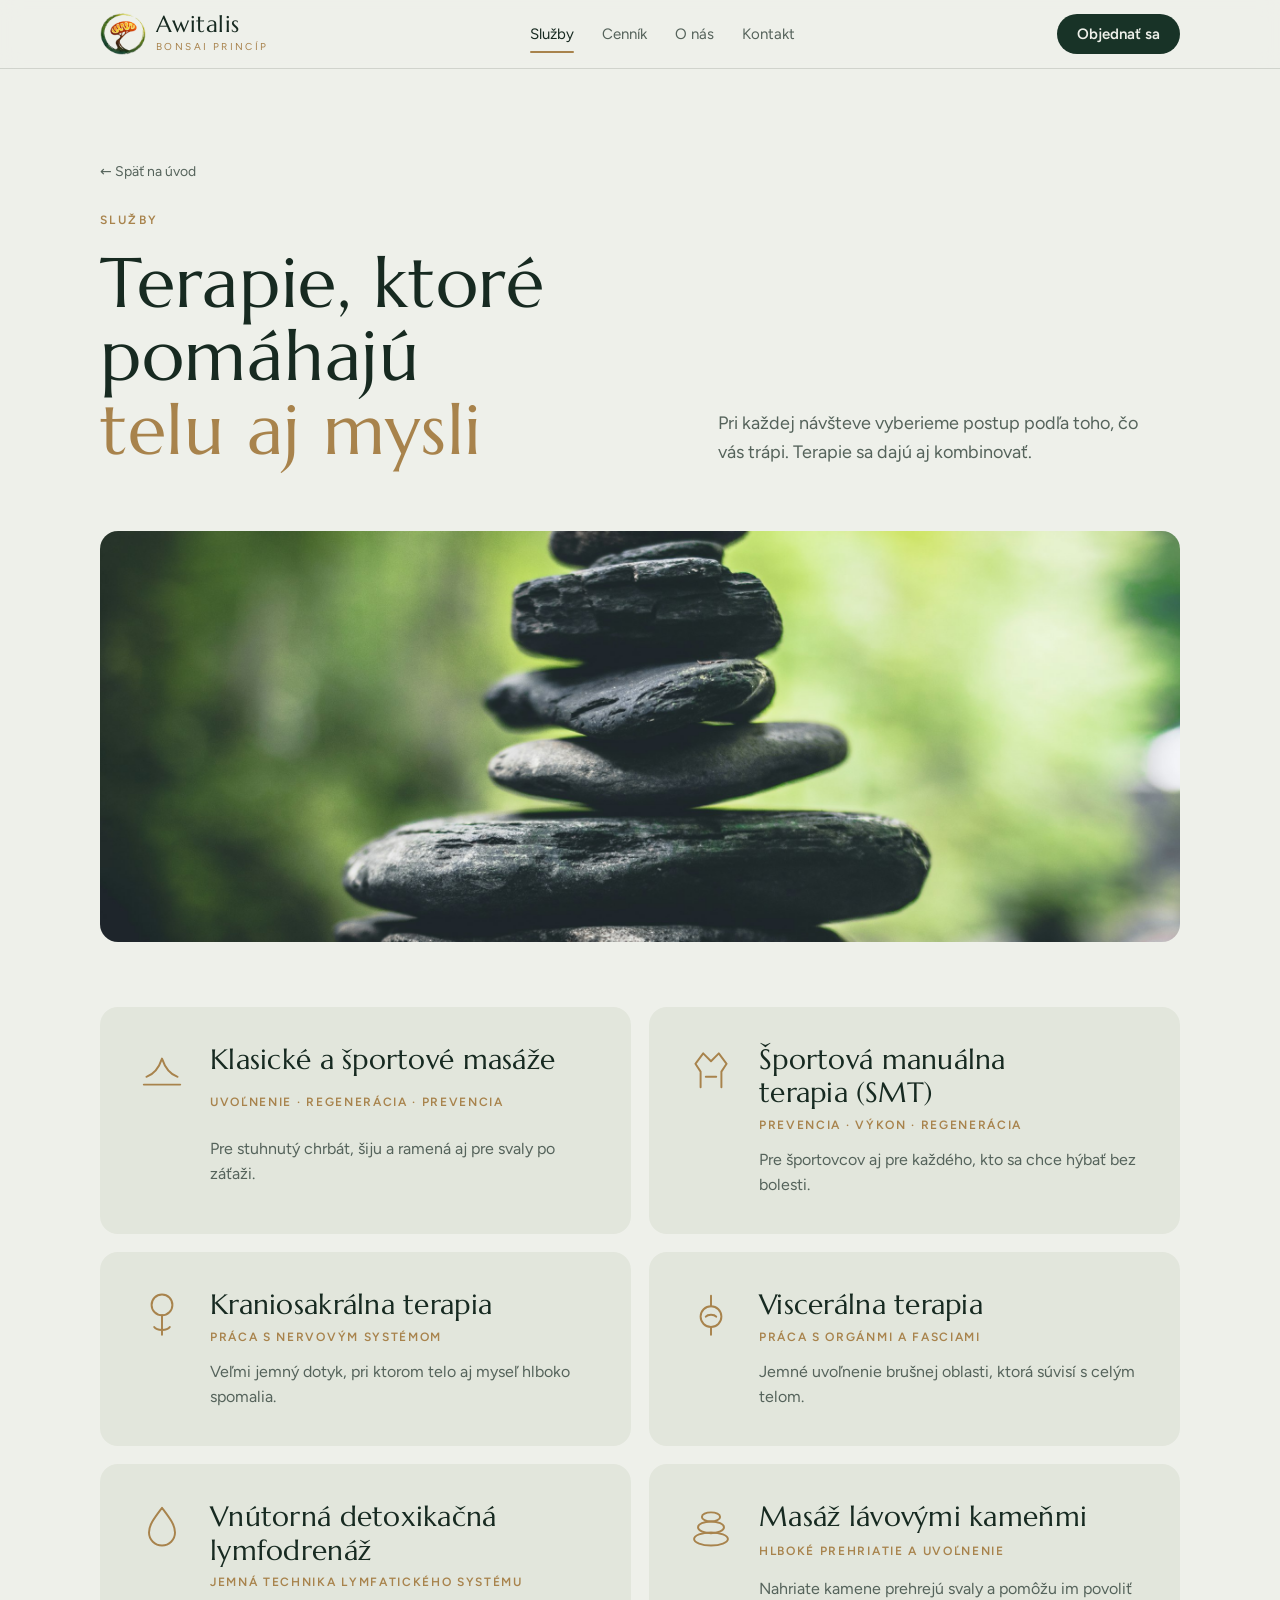
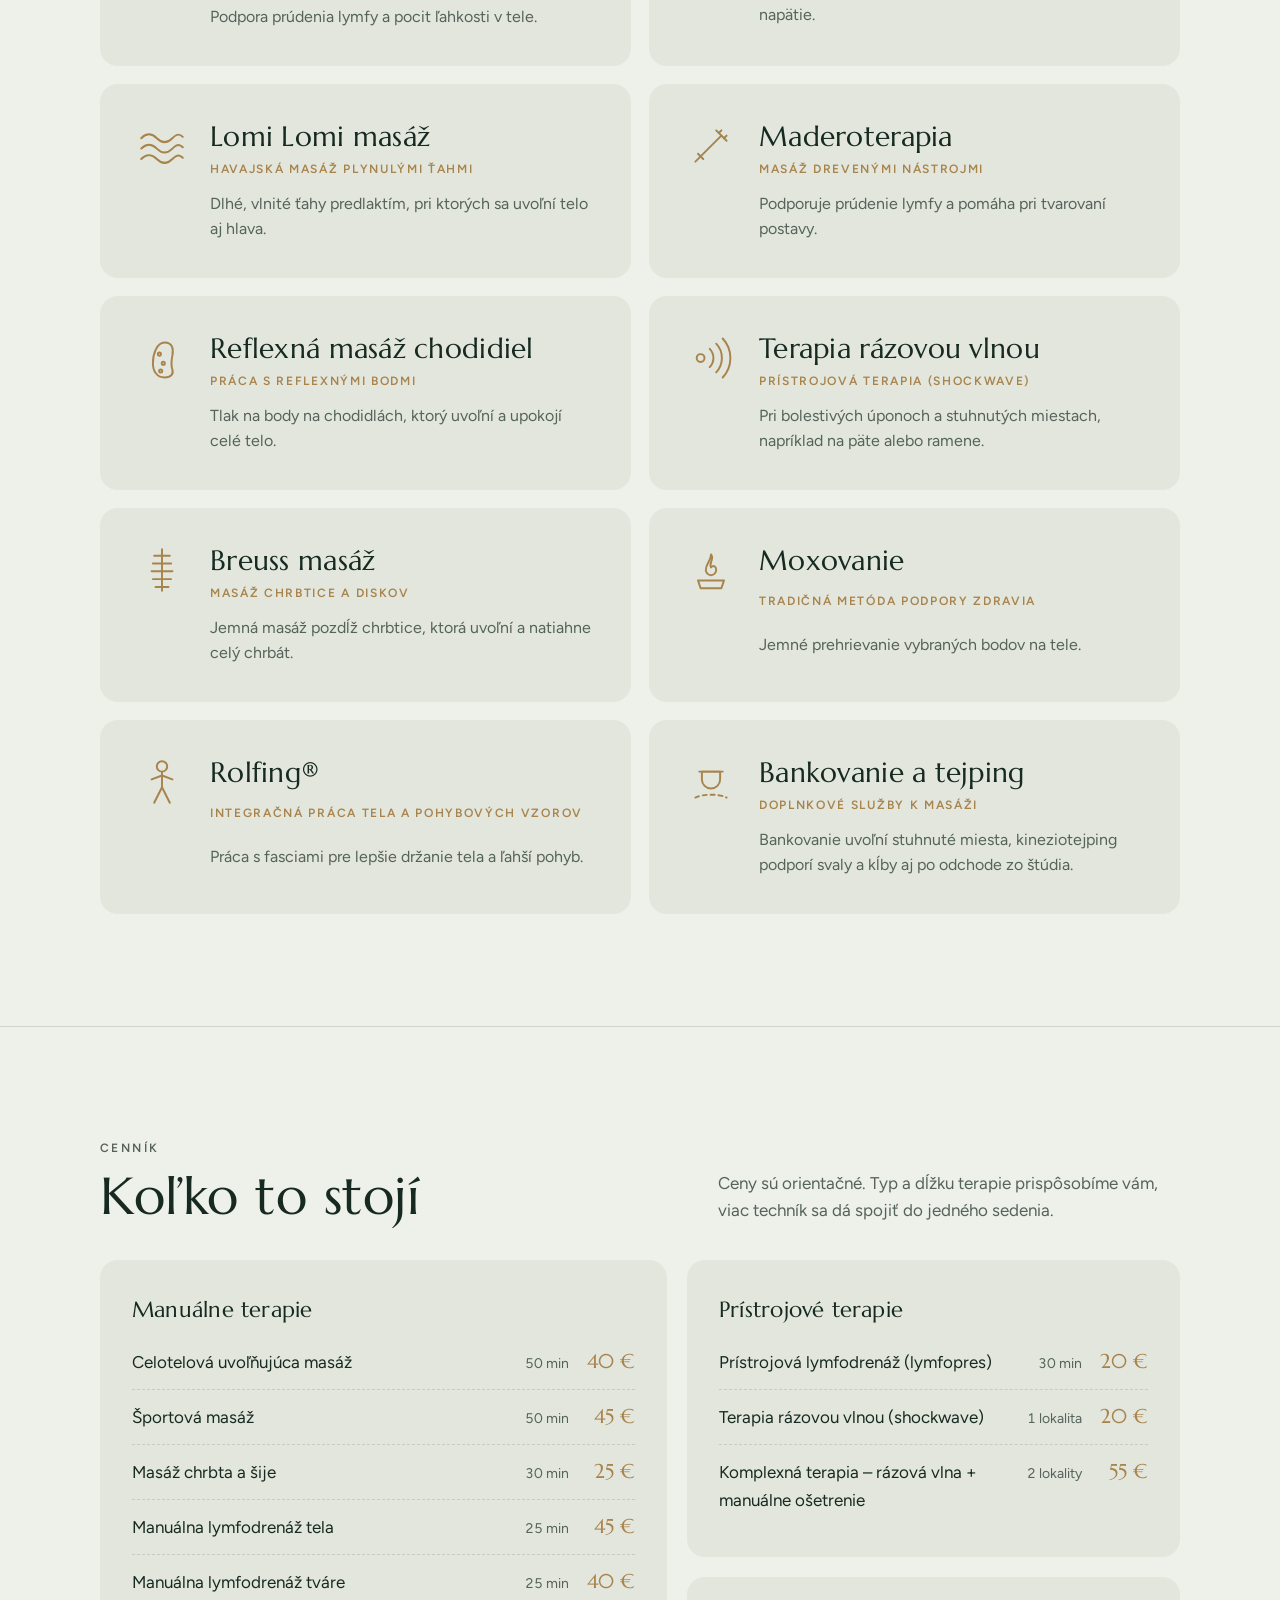
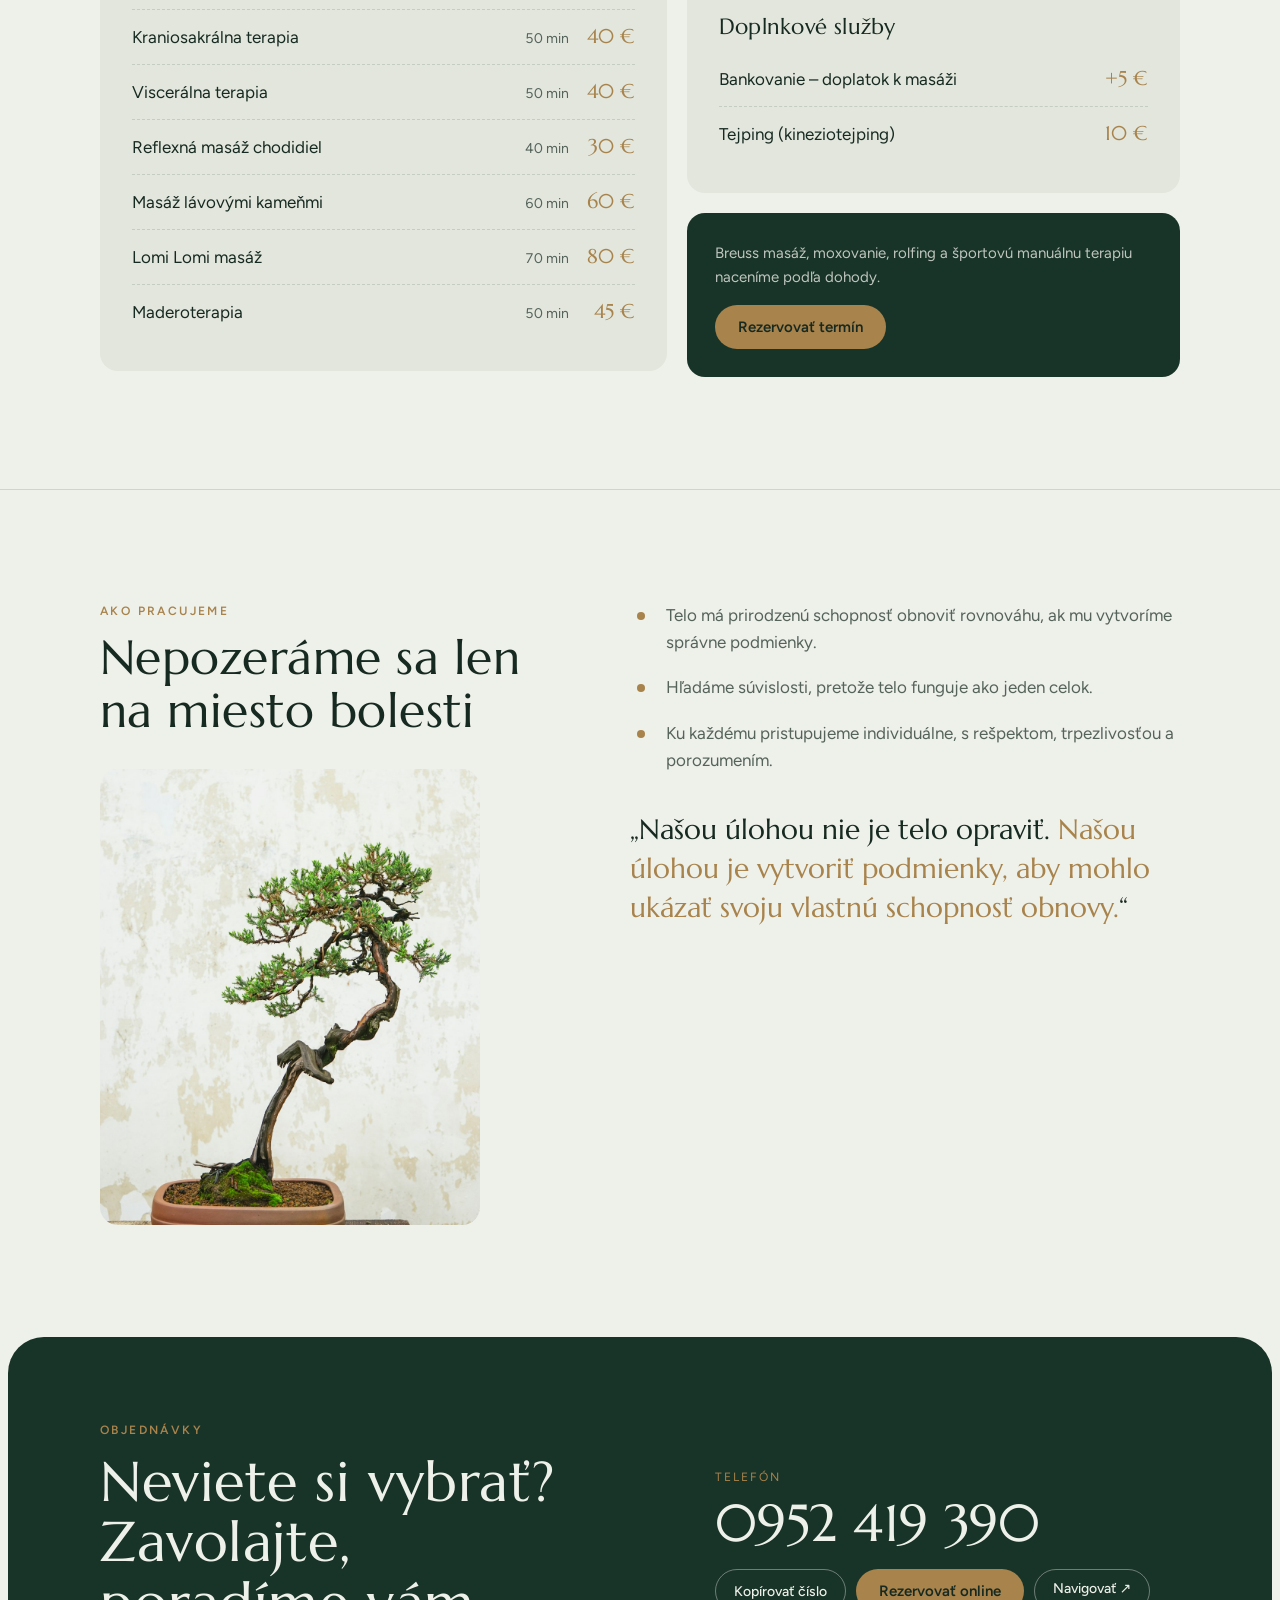
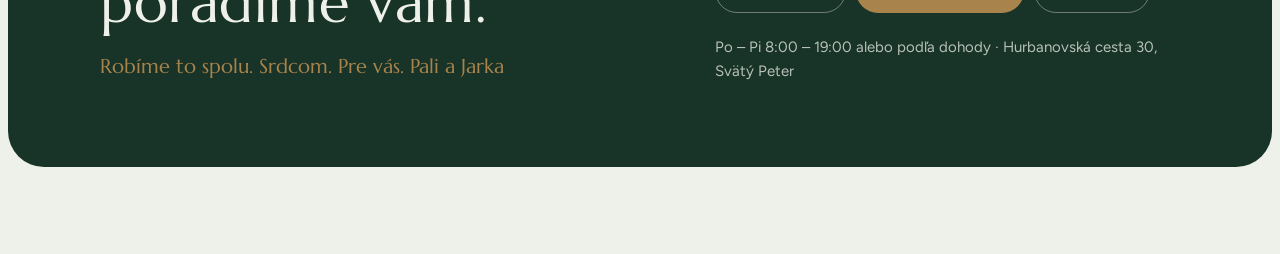
<file: sluzby.html>
<!doctype html>
<html lang="sk">
<head>
<meta charset="utf-8">
<meta name="viewport" content="width=device-width, initial-scale=1, viewport-fit=cover">
<title>Služby – Awitalis</title>
<meta name="description" content="Všetky terapie a masáže štúdia Awitalis vo Svätom Petri.">
<link rel="icon" type="image/png" href="img/logo-znak-64.png">
<link href="fonts/fonts.css" rel="stylesheet">
<style>
  /* Layout: rovnaký systém ako hlavná stránka – mriežka 8 kariet terapií, citát filozofie, zelená výzva na objednanie */
  :root{
    --bg:#EEF0EA;--surface:#E2E6DC;--fg:#172A21;--muted:#55635B;
    --forest:#183327;--on-forest:#EEF0EA;--gold:#A8834C;--line:rgba(23,42,33,.14);
    --display:"Marcellus","Cormorant Garamond",Georgia,serif;
    --body:"Figtree","Segoe UI",system-ui,sans-serif;
    --r:18px;
    color-scheme:light;
  }
  @media (prefers-color-scheme:dark){:root:not([data-theme="light"]){
    --bg:#0F1915;--surface:#17251F;--fg:#E4E8DF;--muted:#9AA79F;--forest:#1C3A2D;--on-forest:#EEF0EA;--gold:#C9A46B;--line:rgba(228,232,223,.14);color-scheme:dark}}
  :root[data-theme="dark"]{
    --bg:#0F1915;--surface:#17251F;--fg:#E4E8DF;--muted:#9AA79F;--forest:#1C3A2D;--on-forest:#EEF0EA;--gold:#C9A46B;--line:rgba(228,232,223,.14);color-scheme:dark}
  :root{padding-top:env(safe-area-inset-top,0px);padding-bottom:env(safe-area-inset-bottom,0px)}

  *{box-sizing:border-box}
  body{margin:0;background:var(--bg);color:var(--fg);font:400 17px/1.6 var(--body);-webkit-font-smoothing:antialiased;overflow-x:hidden}
  a{color:inherit;text-decoration:none}
  a:focus-visible,button:focus-visible{outline:2px solid var(--gold);outline-offset:3px;border-radius:6px}
  h1,h2,h3{font-family:var(--display);font-weight:400;margin:0;text-wrap:balance;letter-spacing:.01em}
  p{margin:0}
  img{max-width:100%;height:auto;display:block}
  .wrap{max-width:1160px;margin:0 auto;padding-left:max(16px,env(safe-area-inset-left,0px));padding-right:max(16px,env(safe-area-inset-right,0px))}
  @media (min-width:700px){.wrap{padding-left:max(40px,env(safe-area-inset-left,0px));padding-right:max(40px,env(safe-area-inset-right,0px))}}
  .label{font-size:12px;font-weight:600;letter-spacing:.2em;text-transform:uppercase;color:var(--gold)}

  header{position:sticky;top:env(safe-area-inset-top,0px);z-index:10;background:color-mix(in srgb,var(--bg) 88%,transparent);backdrop-filter:blur(10px);border-bottom:1px solid var(--line)}
  .nav{display:flex;align-items:center;justify-content:space-between;gap:16px;height:68px}
  .brand{display:flex;align-items:center;gap:10px}
  .brand img{width:46px;height:auto;flex:none}
  .brand b{display:block;font-family:var(--display);font-weight:400;font-size:23px;letter-spacing:.02em;line-height:1}
  .brand small{display:block;font-size:10px;letter-spacing:.24em;text-transform:uppercase;color:var(--gold);margin-top:3px}
  .links{display:flex;gap:28px;font-size:15px;color:var(--muted)}
  .links a:hover,.links a[aria-current]{color:var(--fg)}
  .btn{display:inline-flex;align-items:center;justify-content:center;gap:8px;padding:12px 22px;border-radius:999px;font:600 15px var(--body);border:1px solid transparent;cursor:pointer;transition:background .2s,color .2s,transform .2s}
  .btn-main{background:var(--forest);color:var(--on-forest)}
  .btn-main:hover{background:var(--gold);transform:translateY(-1px)}

  /* intro */
  .intro{padding-block:clamp(40px,7vw,88px) clamp(36px,5vw,64px)}
  .back{display:inline-flex;gap:8px;font-size:14px;color:var(--muted);margin-bottom:28px}
  .back:hover{color:var(--fg)}
  .intro-grid{display:grid;grid-template-columns:1.2fr 1fr;gap:24px 64px;align-items:end}
  .intro-grid>*{min-width:0}
  h1{font-size:clamp(38px,5.6vw,70px);line-height:1.05;margin-top:16px}
  h1 span{color:var(--gold)}
  .intro p.lead{color:var(--muted);font-size:18px;max-width:36ch}

  .band-wrap{margin-bottom:clamp(36px,5vw,64px)}
  .band{width:100%;aspect-ratio:21/8;object-fit:cover;object-position:50% 55%;border-radius:var(--r)}
  .philo-img{width:100%;max-width:380px;aspect-ratio:5/6;object-fit:cover;border-radius:var(--r);margin-top:32px}
  /* services */
  .services{padding-bottom:clamp(64px,9vw,112px)}
  .grid{display:grid;grid-template-columns:repeat(2,minmax(0,1fr));gap:18px}
  .card{background:var(--surface);border-radius:var(--r);padding:clamp(24px,3vw,36px);display:grid;grid-template-columns:52px minmax(0,1fr);gap:6px 22px;align-items:start;transition:transform .3s,background .3s,color .3s}
  .card svg{grid-row:span 3;width:52px;height:52px;fill:none;stroke:var(--gold);stroke-width:1.5;stroke-linecap:round;stroke-linejoin:round}
  .card h2{font-size:clamp(23px,2.3vw,28px);line-height:1.2}
  .card .tag{font-size:12px;font-weight:600;letter-spacing:.14em;text-transform:uppercase;color:var(--gold)}
  .card p{color:var(--muted);font-size:16px;margin-top:6px;max-width:44ch}
  .card:hover{transform:translateY(-4px);background:var(--forest);color:var(--on-forest)}
  .card:hover p{color:color-mix(in srgb,var(--on-forest) 72%,transparent)}

  /* cenník */
  .pricing{border-top:1px solid var(--line);padding-block:clamp(64px,9vw,112px)}
  .pr-head{display:flex;flex-wrap:wrap;justify-content:space-between;align-items:end;gap:16px 40px;margin-bottom:36px}
  .pr-head h2{font-size:clamp(32px,4.4vw,52px);line-height:1.08;margin-top:10px}
  .pr-head p{color:var(--muted);max-width:42ch}
  .pr-grid{display:grid;grid-template-columns:minmax(0,1.15fr) minmax(0,1fr);gap:20px;align-items:start}
  .pr-side{display:grid;gap:20px}
  .pr-group{background:var(--surface);border-radius:var(--r);padding:clamp(20px,3vw,32px)}
  .pr-group h3{font-size:22px;margin-bottom:8px}
  .pr-list{list-style:none;margin:0;padding:0}
  .pr-list li{display:grid;grid-template-columns:minmax(0,1fr) auto auto;gap:14px;align-items:baseline;padding:11px 0;border-bottom:1px dashed var(--line)}
  .pr-list li:last-child{border-bottom:0}
  .pr-list .d{font-size:14px;color:var(--muted);white-space:nowrap;font-variant-numeric:tabular-nums}
  .pr-list .p{font-family:var(--display);font-size:20px;color:var(--gold);min-width:52px;text-align:right;white-space:nowrap;font-variant-numeric:tabular-nums}
  .pr-cta{background:var(--forest);color:var(--on-forest);border-radius:var(--r);padding:clamp(20px,3vw,28px);display:grid;gap:16px}
  .pr-cta p{color:color-mix(in srgb,var(--on-forest) 78%,transparent);font-size:15px}
  .pr-cta .btn{background:var(--gold);color:#172A21;justify-self:start}
  .pr-cta .btn:hover{background:var(--on-forest)}
  @media (max-width:900px){.pr-grid{grid-template-columns:1fr}}
  @media (max-width:420px){.pr-list li{grid-template-columns:minmax(0,1fr) auto;gap:2px 12px}.pr-list .n{grid-column:1;grid-row:1}.pr-list .d{grid-column:1;grid-row:2}.pr-list .p{grid-column:2;grid-row:1/3;align-self:center}}

  /* philosophy */
  .philo{border-top:1px solid var(--line);padding-block:clamp(64px,9vw,112px)}
  .philo-grid{display:grid;grid-template-columns:minmax(0,1fr) minmax(0,1.2fr);gap:32px 72px;align-items:start}
  .philo h2{font-size:clamp(30px,4vw,48px);line-height:1.1;margin-top:10px}
  .points{list-style:none;margin:0;padding:0;display:grid;gap:18px}
  .points li{display:grid;grid-template-columns:22px minmax(0,1fr);gap:14px;color:var(--muted)}
  .points li::before{content:"";width:8px;height:8px;border-radius:50%;background:var(--gold);margin-top:10px;justify-self:center}
  blockquote{margin:36px 0 0;font-family:var(--display);font-size:clamp(22px,2.4vw,28px);line-height:1.4;max-width:30ch}
  blockquote span{color:var(--gold)}

  /* call to action */
  .cta{background:var(--forest);color:var(--on-forest);border-radius:clamp(20px,3vw,36px);margin-inline:max(8px,env(safe-area-inset-left,0px)) max(8px,env(safe-area-inset-right,0px));padding-block:clamp(48px,7vw,84px)}
  .cta-grid{display:grid;grid-template-columns:minmax(0,1.2fr) minmax(0,1fr);gap:28px 56px;align-items:end}
  .cta h2{font-size:clamp(32px,4.6vw,56px);line-height:1.08;margin-top:12px}
  .cta .sign{font-family:var(--display);font-size:20px;color:var(--gold);margin-top:18px}
  .tel{display:block;font-family:var(--display);font-size:clamp(34px,4.4vw,52px);line-height:1;user-select:all}
  .cta small{display:block;font-size:12px;letter-spacing:.18em;text-transform:uppercase;color:var(--gold);margin-bottom:10px}
  .cta .row{display:flex;flex-wrap:wrap;gap:10px;margin-top:20px}
  .copy{background:none;border:1px solid rgba(238,240,234,.4);color:var(--on-forest);border-radius:999px;padding:10px 18px;font:500 14px var(--body);cursor:pointer}
  .copy:hover{border-color:var(--gold);color:var(--gold)}
  .btn-gold{background:var(--gold);color:#172A21}
  .btn-gold:hover{background:var(--on-forest)}
  .hours{margin-top:22px;font-size:15px;color:color-mix(in srgb,var(--on-forest) 75%,transparent)}

  footer{padding-block:32px;font-size:14px;color:var(--muted)}
  footer .wrap{display:flex;flex-wrap:wrap;justify-content:space-between;gap:12px}
  footer a:hover{color:var(--gold)}

  @media (max-width:900px){
    .links{display:none}
    .intro-grid,.philo-grid,.cta-grid{grid-template-columns:1fr}
  }
  @media (max-width:640px){
    body{font-size:16px}
    .nav .btn{padding:10px 16px;font-size:14px}
    .grid{grid-template-columns:1fr;gap:12px}
    .card{grid-template-columns:40px minmax(0,1fr);gap:4px 16px;padding:22px}
    .card svg{width:40px;height:40px}
    .band{aspect-ratio:16/9}
    .philo-img{max-width:none;aspect-ratio:16/10}
  }
  @media (prefers-reduced-motion:reduce){*{transition:none!important}}
  html{scroll-behavior:smooth}
  [id]{scroll-margin-top:84px}
  .card:target{outline:2px solid var(--gold);outline-offset:4px}
  /* mobilné menu */
  .menu-btn{display:none;width:44px;height:44px;border-radius:50%;border:1px solid var(--line);background:transparent;color:var(--fg);cursor:pointer;place-items:center;flex:none}
  .menu-btn svg{width:20px;height:20px;fill:none;stroke:currentColor;stroke-width:1.8;stroke-linecap:round}
  .menu-btn .x{display:none}
  .menu-btn[aria-expanded="true"] .x{display:block}
  .menu-btn[aria-expanded="true"] .bars{display:none}
  .mnav{position:absolute;top:100%;left:0;right:0;background:var(--bg);border-bottom:1px solid var(--line);box-shadow:0 18px 30px -18px rgba(0,0,0,.35);padding:6px max(16px,env(safe-area-inset-right,0px)) 22px max(16px,env(safe-area-inset-left,0px));display:grid}
  .mnav a{font-family:var(--display);font-size:24px;padding:12px 0;border-bottom:1px solid var(--line);color:var(--fg);text-decoration:none}
  .mnav a:hover{color:var(--gold)}
  .mnav .mcta{margin-top:18px;border:0;text-align:center;font-family:var(--body);font-size:16px;font-weight:600;background:var(--gold);color:#172A21;border-radius:999px;padding:14px}
  .mnav .mtel{border:0;font-family:var(--body);font-size:15px;text-align:center;color:var(--muted);padding:12px 0 0}
  @media (max-width:900px){.menu-btn{display:grid}}
  @media (max-width:640px){header .nav > .btn{display:none}}
  .mnav[hidden]{display:none}
  @media (min-width:901px){.mnav{display:none!important}}
  /* fotky sa pri prejdení myšou jemne „vysunú“ (len na zariadeniach s myšou) */
  @media (hover:hover){
    .band,.philo-img{transition:transform .5s cubic-bezier(.2,.7,.2,1),box-shadow .5s;will-change:transform}
    .band:hover{transform:translateY(-6px) scale(1.012);box-shadow:0 26px 50px -12px rgba(10,24,18,.45)}
    .philo-img:hover{transform:translateY(-8px) scale(1.025);box-shadow:0 26px 50px -12px rgba(10,24,18,.45)}
  }
  /* postupné zobrazovanie pri scrollovaní (iba keď beží JS) */
  .js-reveal [data-reveal]{opacity:0;transform:translateY(32px);transition:opacity .9s ease,transform .9s cubic-bezier(.2,.7,.2,1)}
  .js-reveal [data-reveal].in{opacity:1;transform:none}
  .js-reveal img[data-reveal]{transform:translateY(32px) scale(.97)}
  .js-reveal img[data-reveal].in{transform:none}
  @media (prefers-reduced-motion:reduce){.js-reveal [data-reveal]{opacity:1!important;transform:none!important}}
  /* ===== spoločná hlavička (rovnaká na všetkých stránkach) ===== */
  header .nav{display:flex;align-items:center;justify-content:space-between;gap:16px;height:68px}
  header .links{display:flex;gap:28px;font-size:15px}
  header .links a{position:relative;padding:4px 0;color:var(--muted);text-decoration:none;transition:color .2s}
  header .links a:hover,header .links a.active{color:var(--fg)}
  header .links a.active::after{content:"";position:absolute;left:0;right:0;bottom:-3px;height:2px;border-radius:2px;background:var(--gold)}
  header .hright{display:flex;align-items:center;gap:10px}
  header .hcta{display:inline-flex;align-items:center;padding:11px 20px;border-radius:999px;background:var(--forest);color:var(--on-forest);font:600 15px var(--body);text-decoration:none;white-space:nowrap;transition:background .2s}
  header .hcta:hover{background:var(--gold)}
  header .hcta[aria-current]{background:var(--gold);color:#172A21}
  .menu-btn{display:none;width:44px;height:44px;border-radius:50%;border:1px solid var(--line);background:transparent;color:var(--fg);cursor:pointer;place-items:center;flex:none}
  .menu-btn svg{width:20px;height:20px;fill:none;stroke:currentColor;stroke-width:1.8;stroke-linecap:round}
  .menu-btn .x{display:none}
  .menu-btn[aria-expanded="true"] .x{display:block}
  .menu-btn[aria-expanded="true"] .bars{display:none}
  .mnav{position:absolute;top:100%;left:0;right:0;background:var(--bg);border-bottom:1px solid var(--line);box-shadow:0 18px 30px -18px rgba(0,0,0,.35);padding:6px max(16px,env(safe-area-inset-right,0px)) 22px max(16px,env(safe-area-inset-left,0px));display:grid}
  .mnav[hidden]{display:none}
  .mnav a{font-family:var(--display);font-size:24px;padding:12px 0;border-bottom:1px solid var(--line);color:var(--fg);text-decoration:none}
  .mnav a.active{color:var(--gold)}
  .mnav .mcta{margin-top:18px;border:0;text-align:center;font-family:var(--body);font-size:16px;font-weight:600;background:var(--gold);color:#172A21;border-radius:999px;padding:14px}
  .mnav .mtel{border:0;font-family:var(--body);font-size:15px;text-align:center;color:var(--muted);padding:12px 0 0}
  @media (max-width:900px){header .links{display:none}.menu-btn{display:grid}}
  @media (max-width:640px){header .hcta{display:none}}
  @media (min-width:901px){.mnav{display:none!important}}
</style>
</head>
<body>
<script>
  // Stránka sa vždy otvorí hore (prehliadač inak niekedy zachová posun z predchádzajúcej stránky).
  if ('scrollRestoration' in history) history.scrollRestoration = 'manual';
  if (!location.hash) {
    const toTop = () => { scrollTo({ top: 0, behavior: 'instant' }); try { document.body.scrollIntoView({ block: 'start', behavior: 'instant' }); } catch (e) {} };
    toTop(); addEventListener('load', toTop); addEventListener('pageshow', toTop);
  }
</script>

<header>
  <div class="wrap nav">
    <a href="./" class="brand" aria-label="Awitalis – domov">
      <img src="img/logo-znak.png" alt="" width="46" height="43">
      <span><b>Awitalis</b><small>Bonsai princíp</small></span>
    </a>
    <nav class="links" aria-label="Hlavné menu">
      <a href="sluzby.html" data-page="sluzby">Služby</a>
      <a href="#cennik" data-spy="cennik">Cenník</a>
      <a href="./#o-nas" data-spy="o-nas">O nás</a>
      <a href="#kontakt" data-spy="kontakt">Kontakt</a>
    </nav>
    <div class="hright">
      <a class="hcta" href="rezervacia.html">Objednať sa</a>
      <button class="menu-btn" id="menuBtn" type="button" aria-label="Menu" aria-expanded="false" aria-controls="mnav"><svg viewBox="0 0 24 24" aria-hidden="true"><path class="bars" d="M4 7h16M4 12h16M4 17h16"/><path class="x" d="M6 6l12 12M18 6L6 18"/></svg></button>
    </div>
  </div>
  <nav class="mnav" id="mnav" aria-label="Menu" hidden>
    <a href="sluzby.html" data-page="sluzby">Služby</a>
    <a href="#cennik" data-spy="cennik">Cenník</a>
    <a href="./#o-nas" data-spy="o-nas">O nás</a>
    <a href="#kontakt" data-spy="kontakt">Kontakt</a>
    <a class="mcta" href="rezervacia.html">Rezervovať online</a>
    <a class="mtel" href="tel:+421952419390">alebo zavolajte 0952 419 390</a>
  </nav>
</header>

<main>
  <div class="intro">
    <div class="wrap">
      <a class="back" href="./">← Späť na úvod</a>
      <div class="intro-grid">
        <div>
          <p class="label">Služby</p>
          <h1>Terapie, ktoré pomáhajú <span>telu aj mysli</span></h1>
        </div>
        <p class="lead">Pri každej návšteve vyberieme postup podľa toho, čo vás trápi. Terapie sa dajú aj kombinovať.</p>
      </div>
    </div>
  </div>

  <div class="wrap band-wrap">
    <img class="band" src="img/u-kamene.jpg" alt="Naukladané kamene v zeleni" width="2400" height="900">
  </div>

  <section class="services">
    <div class="wrap grid">
      <article class="card" id="klasicke">
        <svg viewBox="0 0 40 40" aria-hidden="true"><path d="M8 26c6-2 10-8 12-14 2 6 6 12 12 14"/><path d="M6 32h28"/></svg>
        <h2>Klasické a športové masáže</h2>
        <span class="tag">Uvoľnenie · regenerácia · prevencia</span>
        <p>Pre stuhnutý chrbát, šiju a ramená aj pre svaly po záťaži.</p>
      </article>
      <article class="card" id="smt">
        <svg viewBox="0 0 40 40" aria-hidden="true"><path d="M12 34V22l-4-6 6-8 6 6 6-6 6 8-4 6v12"/><path d="M16 26h8"/></svg>
        <h2>Športová manuálna terapia (SMT)</h2>
        <span class="tag">Prevencia · výkon · regenerácia</span>
        <p>Pre športovcov aj pre každého, kto sa chce hýbať bez bolesti.</p>
      </article>
      <article class="card" id="kraniosakralna">
        <svg viewBox="0 0 40 40" aria-hidden="true"><circle cx="20" cy="13" r="8"/><path d="M20 21v15M14 30c2 3 10 3 12 0"/></svg>
        <h2>Kraniosakrálna terapia</h2>
        <span class="tag">Práca s nervovým systémom</span>
        <p>Veľmi jemný dotyk, pri ktorom telo aj myseľ hlboko spomalia.</p>
      </article>
      <article class="card" id="visceralna">
        <svg viewBox="0 0 40 40" aria-hidden="true"><path d="M20 6v8"/><circle cx="20" cy="22" r="8"/><path d="M16 22c1.5-2 6.5-2 8 0M20 30v6"/></svg>
        <h2>Viscerálna terapia</h2>
        <span class="tag">Práca s orgánmi a fasciami</span>
        <p>Jemné uvoľnenie brušnej oblasti, ktorá súvisí s celým telom.</p>
      </article>
      <article class="card" id="lymfodrenaz">
        <svg viewBox="0 0 40 40" aria-hidden="true"><path d="M20 6c6 8 10 13 10 19a10 10 0 0 1-20 0c0-6 4-11 10-19z"/></svg>
        <h2>Vnútorná detoxikačná lymfodrenáž</h2>
        <span class="tag">Jemná technika lymfatického systému</span>
        <p>Podpora prúdenia lymfy a pocit ľahkosti v tele.</p>
      </article>
      <article class="card" id="lavove">
        <svg viewBox="0 0 40 40" aria-hidden="true"><ellipse cx="20" cy="30" rx="13" ry="5"/><ellipse cx="20" cy="21" rx="10" ry="4.5"/><ellipse cx="20" cy="13" rx="7" ry="3.5"/></svg>
        <h2>Masáž lávovými kameňmi</h2>
        <span class="tag">Hlboké prehriatie a uvoľnenie</span>
        <p>Nahriate kamene prehrejú svaly a pomôžu im povoliť napätie.</p>
      </article>
      <article class="card" id="lomi">
        <svg viewBox="0 0 40 40" aria-hidden="true"><path d="M4 22c4-4 8-4 12 0s8 4 12 0 6-3 8-1"/><path d="M4 30c4-4 8-4 12 0s8 4 12 0 6-3 8-1"/><path d="M4 14c4-4 8-4 12 0s8 4 12 0 6-3 8-1"/></svg>
        <h2>Lomi Lomi masáž</h2>
        <span class="tag">Havajská masáž plynulými ťahmi</span>
        <p>Dlhé, vlnité ťahy predlaktím, pri ktorých sa uvoľní telo aj hlava.</p>
      </article>
      <article class="card" id="maderoterapia">
        <svg viewBox="0 0 40 40" aria-hidden="true"><path d="M8 32 28 12"/><path d="M24 8l8 8"/><path d="M26 10l2-2M30 14l2-2M10 26l4 4"/></svg>
        <h2>Maderoterapia</h2>
        <span class="tag">Masáž drevenými nástrojmi</span>
        <p>Podporuje prúdenie lymfy a pomáha pri tvarovaní postavy.</p>
      </article>
      <article class="card" id="reflexna">
        <svg viewBox="0 0 40 40" aria-hidden="true"><path d="M22 35c-6 0-9-5-9-11 0-7 3-16 9-16s7 5 6 10-1 8 0 11-1 6-6 6z"/><circle cx="18" cy="17" r="1.2"/><circle cx="21" cy="24" r="1.2"/><circle cx="19" cy="30" r="1.2"/></svg>
        <h2>Reflexná masáž chodidiel</h2>
        <span class="tag">Práca s reflexnými bodmi</span>
        <p>Tlak na body na chodidlách, ktorý uvoľní a upokojí celé telo.</p>
      </article>
      <article class="card" id="shockwave">
        <svg viewBox="0 0 40 40" aria-hidden="true"><circle cx="12" cy="20" r="3"/><path d="M19 13a10 10 0 0 1 0 14M24 9a16 16 0 0 1 0 22M29 5a22 22 0 0 1 0 30"/></svg>
        <h2>Terapia rázovou vlnou</h2>
        <span class="tag">Prístrojová terapia (shockwave)</span>
        <p>Pri bolestivých úponoch a stuhnutých miestach, napríklad na päte alebo ramene.</p>
      </article>
      <article class="card" id="breuss">
        <svg viewBox="0 0 40 40" aria-hidden="true"><path d="M20 4v32"/><path d="M14 9h12M13 15h14M12 21h16M13 27h14M15 33h10"/></svg>
        <h2>Breuss masáž</h2>
        <span class="tag">Masáž chrbtice a diskov</span>
        <p>Jemná masáž pozdĺž chrbtice, ktorá uvoľní a natiahne celý chrbát.</p>
      </article>
      <article class="card" id="moxovanie">
        <svg viewBox="0 0 40 40" aria-hidden="true"><path d="M20 8c3 4-2 6 0 10 2-2 4-1 4 2a4 4 0 0 1-8 0c0-5 4-7 4-12z"/><path d="M10 28h20l-2 6H12z"/></svg>
        <h2>Moxovanie</h2>
        <span class="tag">Tradičná metóda podpory zdravia</span>
        <p>Jemné prehrievanie vybraných bodov na tele.</p>
      </article>
      <article class="card" id="rolfing">
        <svg viewBox="0 0 40 40" aria-hidden="true"><circle cx="20" cy="8" r="4"/><path d="M20 12v12M12 18l8-3 8 3M20 24l-6 12M20 24l6 12"/></svg>
        <h2>Rolfing®</h2>
        <span class="tag">Integračná práca tela a pohybových vzorov</span>
        <p>Práca s fasciami pre lepšie držanie tela a ľahší pohyb.</p>
      </article>
      <article class="card" id="doplnkove">
        <svg viewBox="0 0 40 40" aria-hidden="true"><path d="M13 12h14v6a7 7 0 0 1-14 0z"/><path d="M11 12h18"/><path d="M8 32c6-3 18-3 24 0" stroke-dasharray="3 3"/></svg>
        <h2>Bankovanie a tejping</h2>
        <span class="tag">Doplnkové služby k masáži</span>
        <p>Bankovanie uvoľní stuhnuté miesta, kineziotejping podporí svaly a kĺby aj po odchode zo štúdia.</p>
      </article>
    </div>
  </section>

  <section class="pricing" id="cennik">
    <div class="wrap">
      <div class="pr-head">
        <div><p class="label">Cenník</p><h2>Koľko to stojí</h2></div>
        <p>Ceny sú orientačné. Typ a dĺžku terapie prispôsobíme vám, viac techník sa dá spojiť do jedného sedenia.</p>
      </div>
      <div class="pr-grid">
        <div class="pr-group">
          <h3>Manuálne terapie</h3>
          <ul class="pr-list">
            <li><span class="n">Celotelová uvoľňujúca masáž</span><span class="d">50 min</span><span class="p">40 €</span></li>
            <li><span class="n">Športová masáž</span><span class="d">50 min</span><span class="p">45 €</span></li>
            <li><span class="n">Masáž chrbta a šije</span><span class="d">30 min</span><span class="p">25 €</span></li>
            <li><span class="n">Manuálna lymfodrenáž tela</span><span class="d">25 min</span><span class="p">45 €</span></li>
            <li><span class="n">Manuálna lymfodrenáž tváre</span><span class="d">25 min</span><span class="p">40 €</span></li>
            <li><span class="n">Kraniosakrálna terapia</span><span class="d">50 min</span><span class="p">40 €</span></li>
            <li><span class="n">Viscerálna terapia</span><span class="d">50 min</span><span class="p">40 €</span></li>
            <li><span class="n">Reflexná masáž chodidiel</span><span class="d">40 min</span><span class="p">30 €</span></li>
            <li><span class="n">Masáž lávovými kameňmi</span><span class="d">60 min</span><span class="p">60 €</span></li>
            <li><span class="n">Lomi Lomi masáž</span><span class="d">70 min</span><span class="p">80 €</span></li>
            <li><span class="n">Maderoterapia</span><span class="d">50 min</span><span class="p">45 €</span></li>
          </ul>
        </div>
        <div class="pr-side">
          <div class="pr-group">
            <h3>Prístrojové terapie</h3>
            <ul class="pr-list">
              <li><span class="n">Prístrojová lymfodrenáž (lymfopres)</span><span class="d">30 min</span><span class="p">20 €</span></li>
              <li><span class="n">Terapia rázovou vlnou (shockwave)</span><span class="d">1 lokalita</span><span class="p">20 €</span></li>
              <li><span class="n">Komplexná terapia – rázová vlna + manuálne ošetrenie</span><span class="d">2 lokality</span><span class="p">55 €</span></li>
            </ul>
          </div>
          <div class="pr-group">
            <h3>Doplnkové služby</h3>
            <ul class="pr-list">
              <li><span class="n">Bankovanie – doplatok k masáži</span><span class="d"></span><span class="p">+5 €</span></li>
              <li><span class="n">Tejping (kineziotejping)</span><span class="d"></span><span class="p">10 €</span></li>
            </ul>
          </div>
          <div class="pr-cta">
            <p>Breuss masáž, moxovanie, rolfing a športovú manuálnu terapiu naceníme podľa dohody.</p>
            <a class="btn btn-main" href="rezervacia.html">Rezervovať termín</a>
          </div>
        </div>
      </div>
    </div>
  </section>
  <section class="philo">
    <div class="wrap philo-grid">
      <div>
        <p class="label">Ako pracujeme</p>
        <h2>Nepozeráme sa len na miesto bolesti</h2>
        <img class="philo-img" src="img/u-bonsai-svetla.jpg" alt="Bonsaj s machom" width="1000" height="1200" loading="lazy">
      </div>
      <div>
        <ul class="points">
          <li>Telo má prirodzenú schopnosť obnoviť rovnováhu, ak mu vytvoríme správne podmienky.</li>
          <li>Hľadáme súvislosti, pretože telo funguje ako jeden celok.</li>
          <li>Ku každému pristupujeme individuálne, s rešpektom, trpezlivosťou a porozumením.</li>
        </ul>
        <blockquote>„Našou úlohou nie je telo opraviť. <span>Našou úlohou je vytvoriť podmienky, aby mohlo ukázať svoju vlastnú schopnosť obnovy.</span>“</blockquote>
      </div>
    </div>
  </section>

  <section id="kontakt" class="cta">
    <div class="wrap cta-grid">
      <div>
        <p class="label">Objednávky</p>
        <h2>Neviete si vybrať? Zavolajte, poradíme vám.</h2>
        <p class="sign">Robíme to spolu. Srdcom. Pre vás. Pali a Jarka</p>
      </div>
      <div>
        <small>Telefón</small>
        <a class="tel" href="tel:+421952419390" id="phone">0952 419 390</a>
        <div class="row">
          <button class="copy" type="button" id="copy-phone">Kopírovať číslo</button>
          <a class="btn btn-gold" href="rezervacia.html">Rezervovať online</a>
          <a class="copy" href="https://www.google.com/maps/search/?api=1&query=Hurbanovsk%C3%A1+cesta+30%2C+946+57+Sv%C3%A4t%C3%BD+Peter" target="_blank" rel="noopener">Navigovať ↗</a>
        </div>
        <p class="hours">Po – Pi 8:00 – 19:00 alebo podľa dohody · Hurbanovská cesta 30, Svätý Peter</p>
      </div>
    </div>
  </section>
</main>

<footer>
  <div class="wrap">
    <span>© 2026 Awitalis masážne štúdio · Svätý Peter</span>
    <span><a href="ochrana-udajov.html">Ochrana osobných údajov</a> · <a href="./">Späť na úvod</a></span>
  </div>
</footer>

<script>
  const btn = document.getElementById('copy-phone');
  btn.addEventListener('click', () => {
    const sel = () => { const r = document.createRange(); r.selectNodeContents(document.getElementById('phone')); const s = getSelection(); s.removeAllRanges(); s.addRange(r); };
    try { navigator.clipboard.writeText('0952 419 390').then(() => { btn.textContent = 'Skopírované'; setTimeout(() => btn.textContent = 'Kopírovať číslo', 1800); }, sel); } catch (e) { sel(); }
  });
</script>
<script>
  // Postupné zobrazovanie: prvky pod okrajom obrazovky sa vynoria, keď k nim doscrollujete.
  (() => {
    if (!('IntersectionObserver' in window) || matchMedia('(prefers-reduced-motion: reduce)').matches) return;
    const els = [...document.querySelectorAll('.band, .card, .pr-group, .pr-cta, .philo-grid > div, .cta-grid > div, footer .wrap')];
    const vh = innerHeight;
    document.documentElement.classList.add('js-reveal');
    els.forEach(el => {
      if (el.getBoundingClientRect().top < vh * 0.92) return;   // už viditeľné – nechať tak
      if (location.hash && el.id && '#' + el.id === location.hash) return;   // cieľ odkazu zo stránky Úvod ukázať hneď
      const sibs = [...el.parentElement.children].filter(c => els.includes(c));
      el.style.transitionDelay = Math.min(sibs.indexOf(el), 4) * 90 + 'ms';
      el.setAttribute('data-reveal', '');
    });
    // po dobehnutí animácie prvok vrátime do normálu, aby fungoval hover a nemal oneskorenie
    const show = el => {
      if (el.classList.contains('in')) return;
      el.classList.add('in');
      setTimeout(() => { el.removeAttribute('data-reveal'); el.classList.remove('in'); el.style.transitionDelay = ''; }, 1400);
    };
    const io = new IntersectionObserver(entries => entries.forEach(e => {
      if (e.isIntersecting) { show(e.target); io.unobserve(e.target); }
    }), { threshold: 0.12, rootMargin: '0px 0px -40px 0px' });
    const pending = new Set(document.querySelectorAll('[data-reveal]'));
    pending.forEach(el => io.observe(el));
    // záloha pre prehliadače, ktoré observer spúšťajú oneskorene
    const check = () => pending.forEach(el => {
      if (!el.hasAttribute('data-reveal') || el.classList.contains('in')) { pending.delete(el); return; }
      if (el.getBoundingClientRect().top < innerHeight * 0.9) { show(el); pending.delete(el); }
    });
    addEventListener('scroll', check, { passive: true });
    addEventListener('resize', check);
  })();
</script>
<script>
  // spoločná hlavička: mobilné menu a zvýraznenie aktuálnej časti
  (() => {
    const btn = document.getElementById('menuBtn'), nav = document.getElementById('mnav');
    const set = open => { nav.hidden = !open; btn.setAttribute('aria-expanded', String(open)); };
    btn.addEventListener('click', () => set(nav.hidden));
    nav.addEventListener('click', e => { if (e.target.closest('a')) set(false); });
    addEventListener('keydown', e => { if (e.key === 'Escape') set(false); });
    addEventListener('resize', () => { if (innerWidth > 900) set(false); });

    const file = location.pathname.split('/').pop() || 'index.html';
    const all = [...document.querySelectorAll('header a[data-spy], header a[data-page]')];
    const spies = all.filter(a => a.dataset.spy && document.getElementById(a.dataset.spy));
    const update = () => {
      let cur = null;
      for (const a of spies) {
        const r = document.getElementById(a.dataset.spy).getBoundingClientRect();
        if (r.top <= 140 && r.bottom > 140) cur = a.dataset.spy;
      }
      // úplne dole na stránke: posledná viditeľná sekcia (napr. Kontakt)
      if (innerHeight + scrollY >= document.documentElement.scrollHeight - 4) {
        const vis = spies.filter(a => document.getElementById(a.dataset.spy).getBoundingClientRect().top < innerHeight);
        if (vis.length) cur = vis[vis.length - 1].dataset.spy;
      }
      all.forEach(a => {
        const on = cur ? a.dataset.spy === cur : (a.dataset.page && file.startsWith(a.dataset.page));
        a.classList.toggle('active', !!on);
      });
    };
    addEventListener('scroll', update, { passive: true }); addEventListener('hashchange', update); update();
  })();
</script>
</body>
</html>
</file>
<file: fonts/fonts.css>
/* latin-ext */
@font-face {
  font-family: 'Figtree';
  font-style: normal;
  font-weight: 400;
  font-display: swap;
  src: url(figtree-_Xms-HUzqDCFdgfMm4q9DbZs.woff2) format('woff2');
  unicode-range: U+0100-02BA, U+02BD-02C5, U+02C7-02CC, U+02CE-02D7, U+02DD-02FF, U+0304, U+0308, U+0329, U+1D00-1DBF, U+1E00-1E9F, U+1EF2-1EFF, U+2020, U+20A0-20AB, U+20AD-20C4, U+2113, U+2C60-2C7F, U+A720-A7FF;
}
/* latin */
@font-face {
  font-family: 'Figtree';
  font-style: normal;
  font-weight: 400;
  font-display: swap;
  src: url(figtree-_Xms-HUzqDCFdgfMm4S9DQ.woff2) format('woff2');
  unicode-range: U+0000-00FF, U+0131, U+0152-0153, U+02BB-02BC, U+02C6, U+02DA, U+02DC, U+0304, U+0308, U+0329, U+2000-206F, U+20AC, U+2122, U+2191, U+2193, U+2212, U+2215, U+FEFF, U+FFFD;
}
/* latin-ext */
@font-face {
  font-family: 'Figtree';
  font-style: normal;
  font-weight: 500;
  font-display: swap;
  src: url(figtree-_Xms-HUzqDCFdgfMm4q9DbZs.woff2) format('woff2');
  unicode-range: U+0100-02BA, U+02BD-02C5, U+02C7-02CC, U+02CE-02D7, U+02DD-02FF, U+0304, U+0308, U+0329, U+1D00-1DBF, U+1E00-1E9F, U+1EF2-1EFF, U+2020, U+20A0-20AB, U+20AD-20C4, U+2113, U+2C60-2C7F, U+A720-A7FF;
}
/* latin */
@font-face {
  font-family: 'Figtree';
  font-style: normal;
  font-weight: 500;
  font-display: swap;
  src: url(figtree-_Xms-HUzqDCFdgfMm4S9DQ.woff2) format('woff2');
  unicode-range: U+0000-00FF, U+0131, U+0152-0153, U+02BB-02BC, U+02C6, U+02DA, U+02DC, U+0304, U+0308, U+0329, U+2000-206F, U+20AC, U+2122, U+2191, U+2193, U+2212, U+2215, U+FEFF, U+FFFD;
}
/* latin-ext */
@font-face {
  font-family: 'Figtree';
  font-style: normal;
  font-weight: 600;
  font-display: swap;
  src: url(figtree-_Xms-HUzqDCFdgfMm4q9DbZs.woff2) format('woff2');
  unicode-range: U+0100-02BA, U+02BD-02C5, U+02C7-02CC, U+02CE-02D7, U+02DD-02FF, U+0304, U+0308, U+0329, U+1D00-1DBF, U+1E00-1E9F, U+1EF2-1EFF, U+2020, U+20A0-20AB, U+20AD-20C4, U+2113, U+2C60-2C7F, U+A720-A7FF;
}
/* latin */
@font-face {
  font-family: 'Figtree';
  font-style: normal;
  font-weight: 600;
  font-display: swap;
  src: url(figtree-_Xms-HUzqDCFdgfMm4S9DQ.woff2) format('woff2');
  unicode-range: U+0000-00FF, U+0131, U+0152-0153, U+02BB-02BC, U+02C6, U+02DA, U+02DC, U+0304, U+0308, U+0329, U+2000-206F, U+20AC, U+2122, U+2191, U+2193, U+2212, U+2215, U+FEFF, U+FFFD;
}
/* latin-ext */
@font-face {
  font-family: 'Marcellus';
  font-style: normal;
  font-weight: 400;
  font-display: swap;
  src: url(marcellus-wEO_EBrOk8hQLDvIAF81WPoK7Es.woff2) format('woff2');
  unicode-range: U+0100-02BA, U+02BD-02C5, U+02C7-02CC, U+02CE-02D7, U+02DD-02FF, U+0304, U+0308, U+0329, U+1D00-1DBF, U+1E00-1E9F, U+1EF2-1EFF, U+2020, U+20A0-20AB, U+20AD-20C4, U+2113, U+2C60-2C7F, U+A720-A7FF;
}
/* latin */
@font-face {
  font-family: 'Marcellus';
  font-style: normal;
  font-weight: 400;
  font-display: swap;
  src: url(marcellus-wEO_EBrOk8hQLDvIAF81VvoK.woff2) format('woff2');
  unicode-range: U+0000-00FF, U+0131, U+0152-0153, U+02BB-02BC, U+02C6, U+02DA, U+02DC, U+0304, U+0308, U+0329, U+2000-206F, U+20AC, U+2122, U+2191, U+2193, U+2212, U+2215, U+FEFF, U+FFFD;
}
</file>
